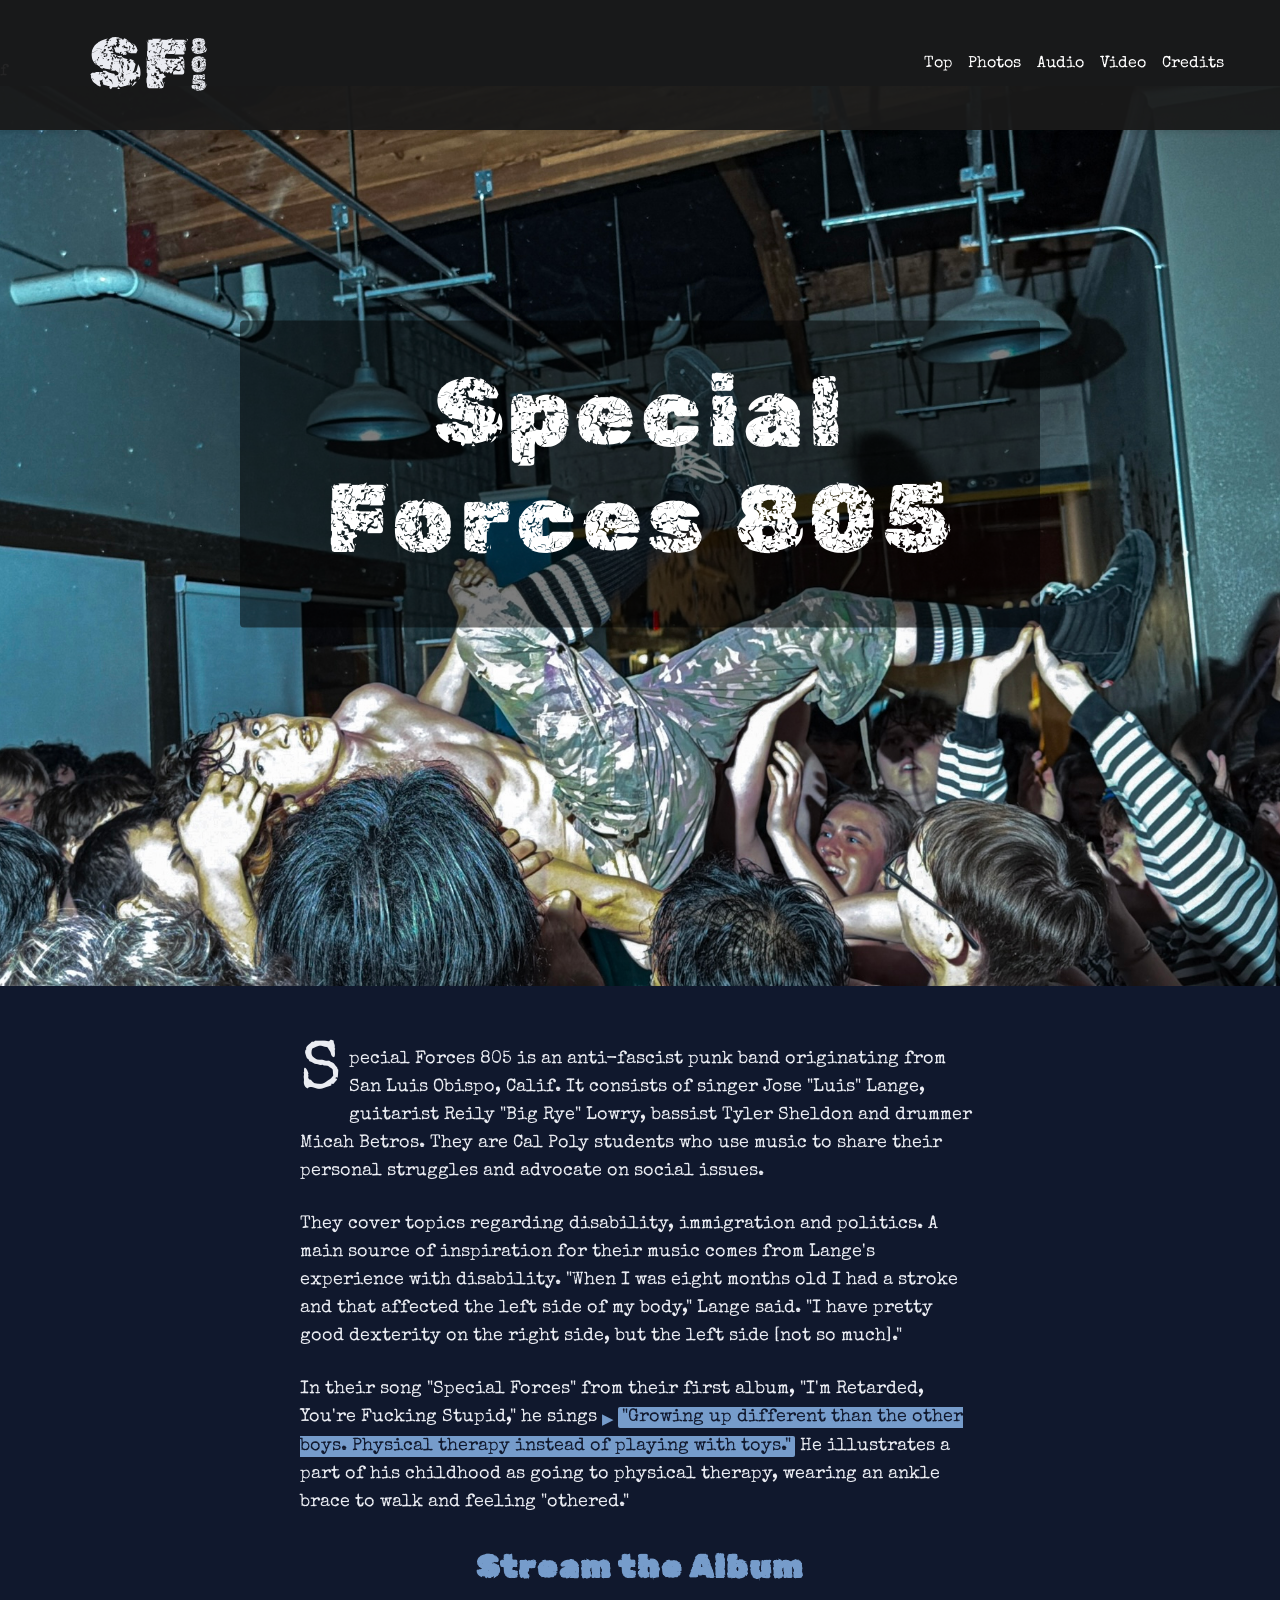
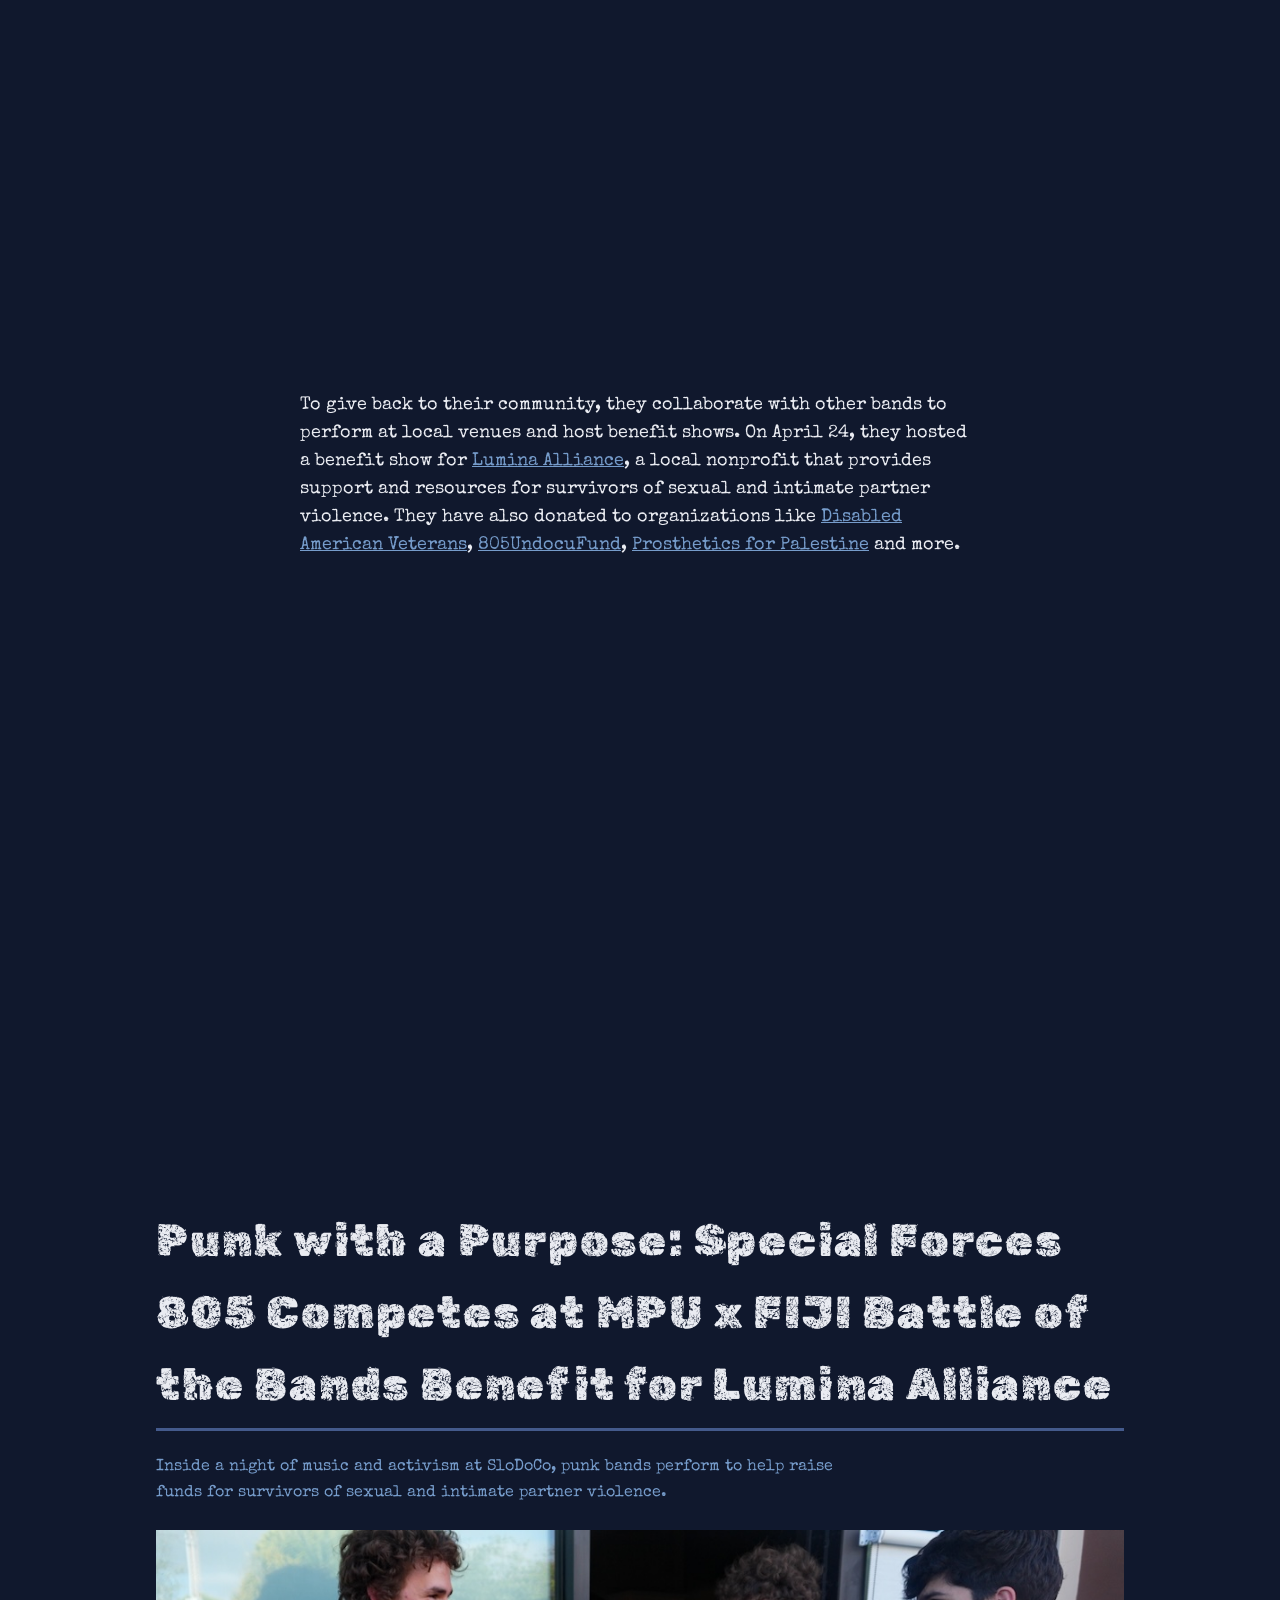
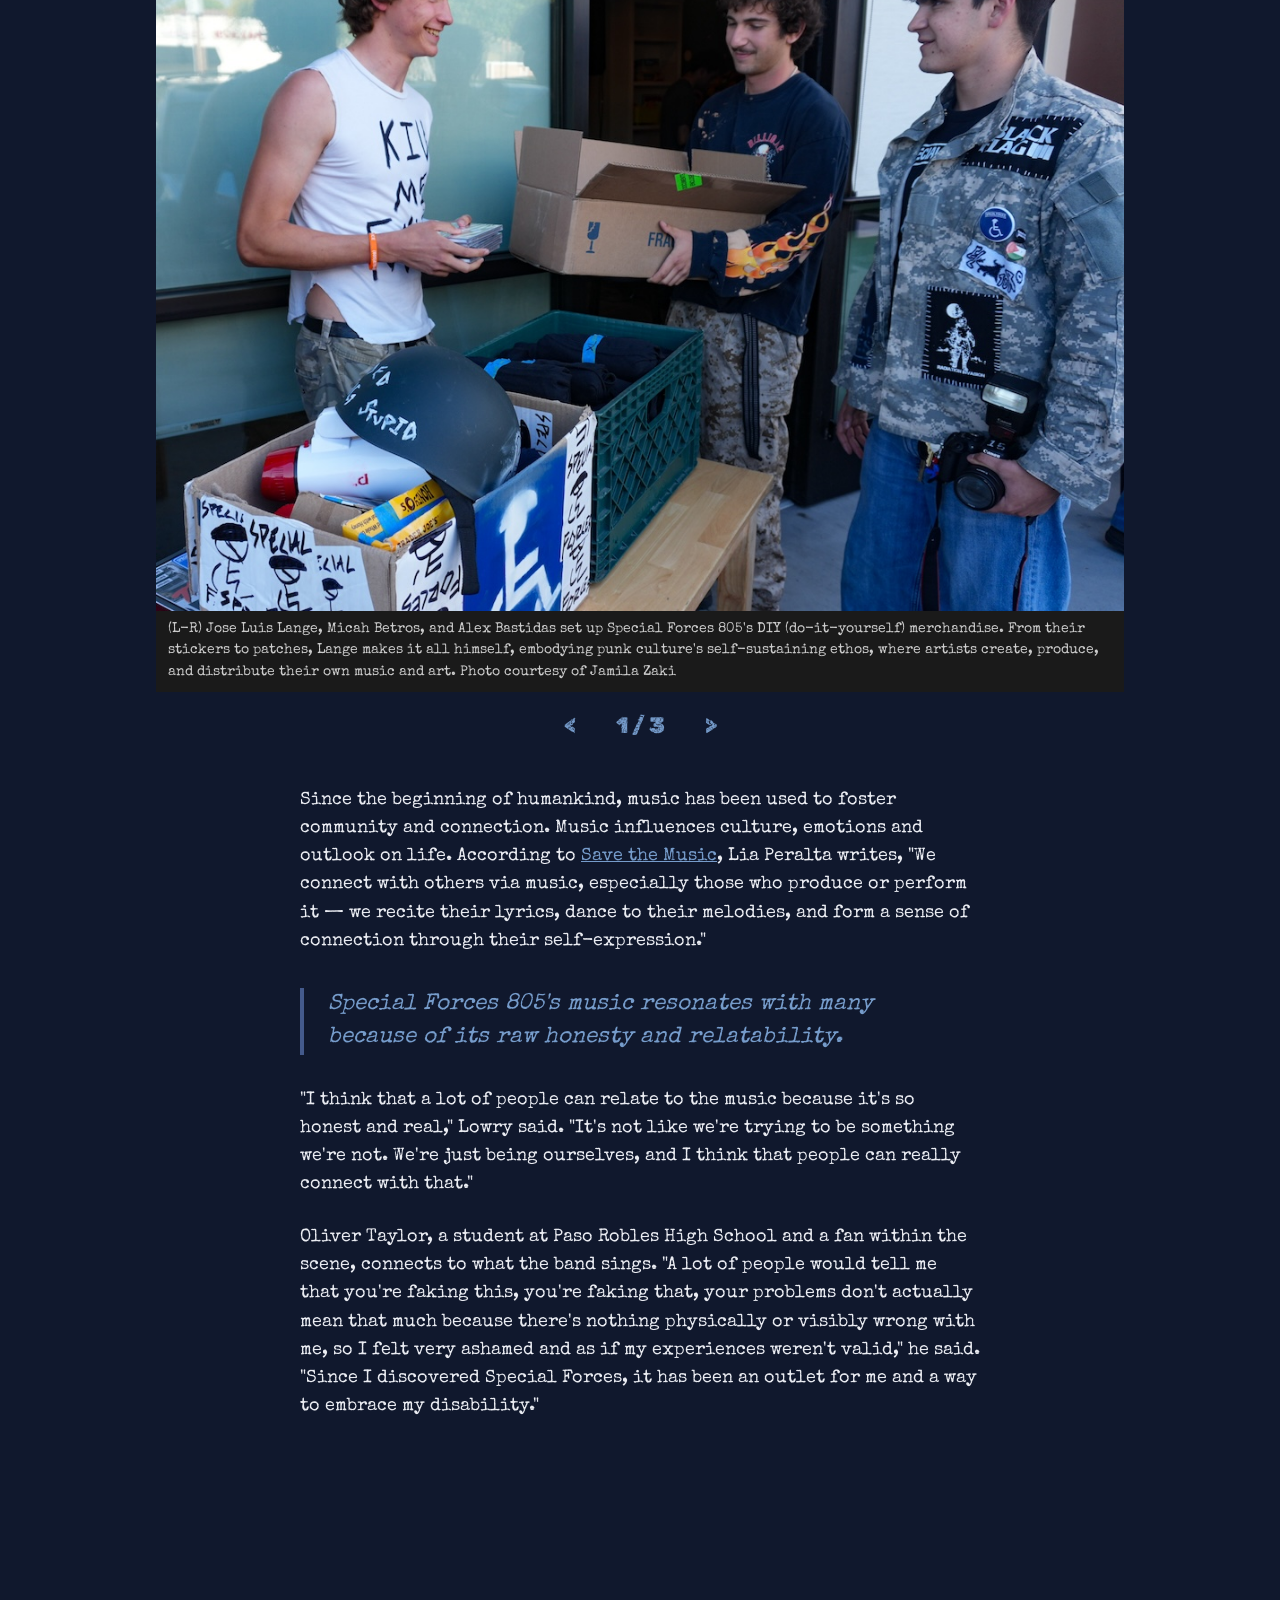
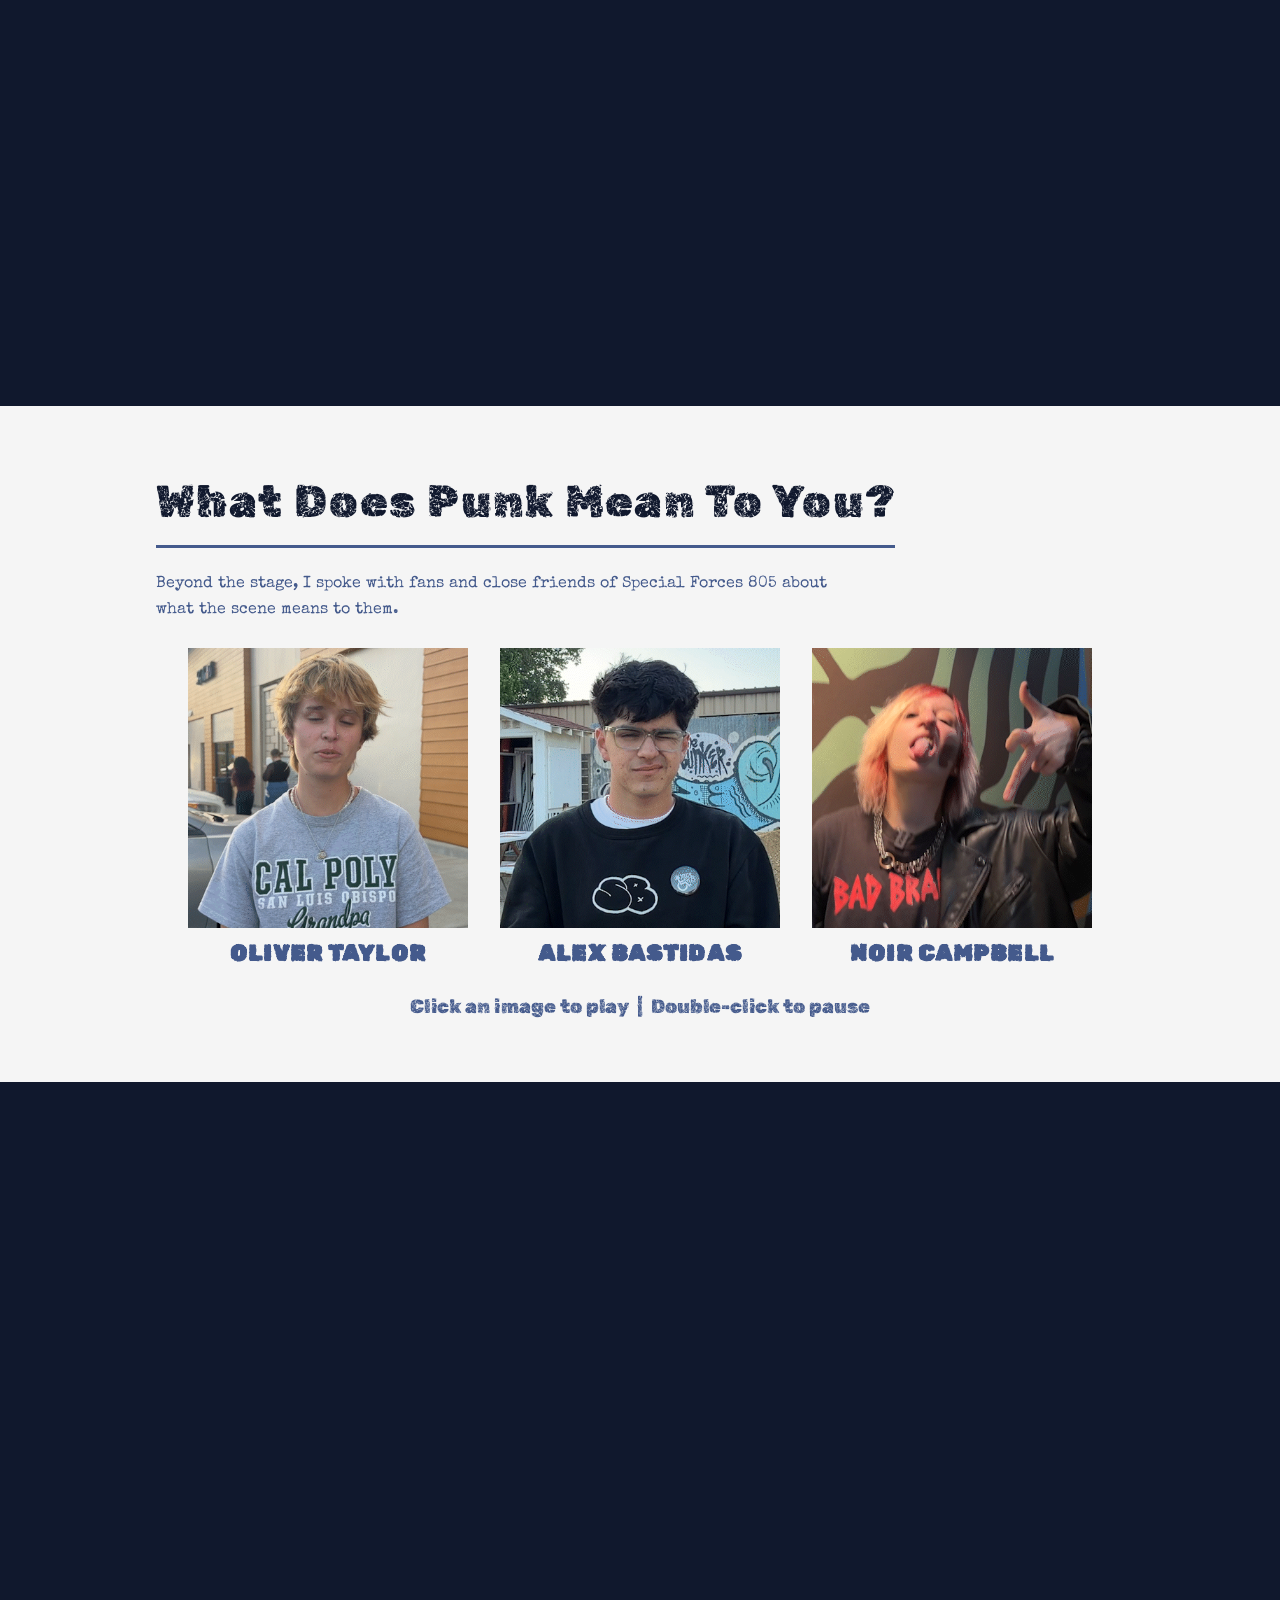
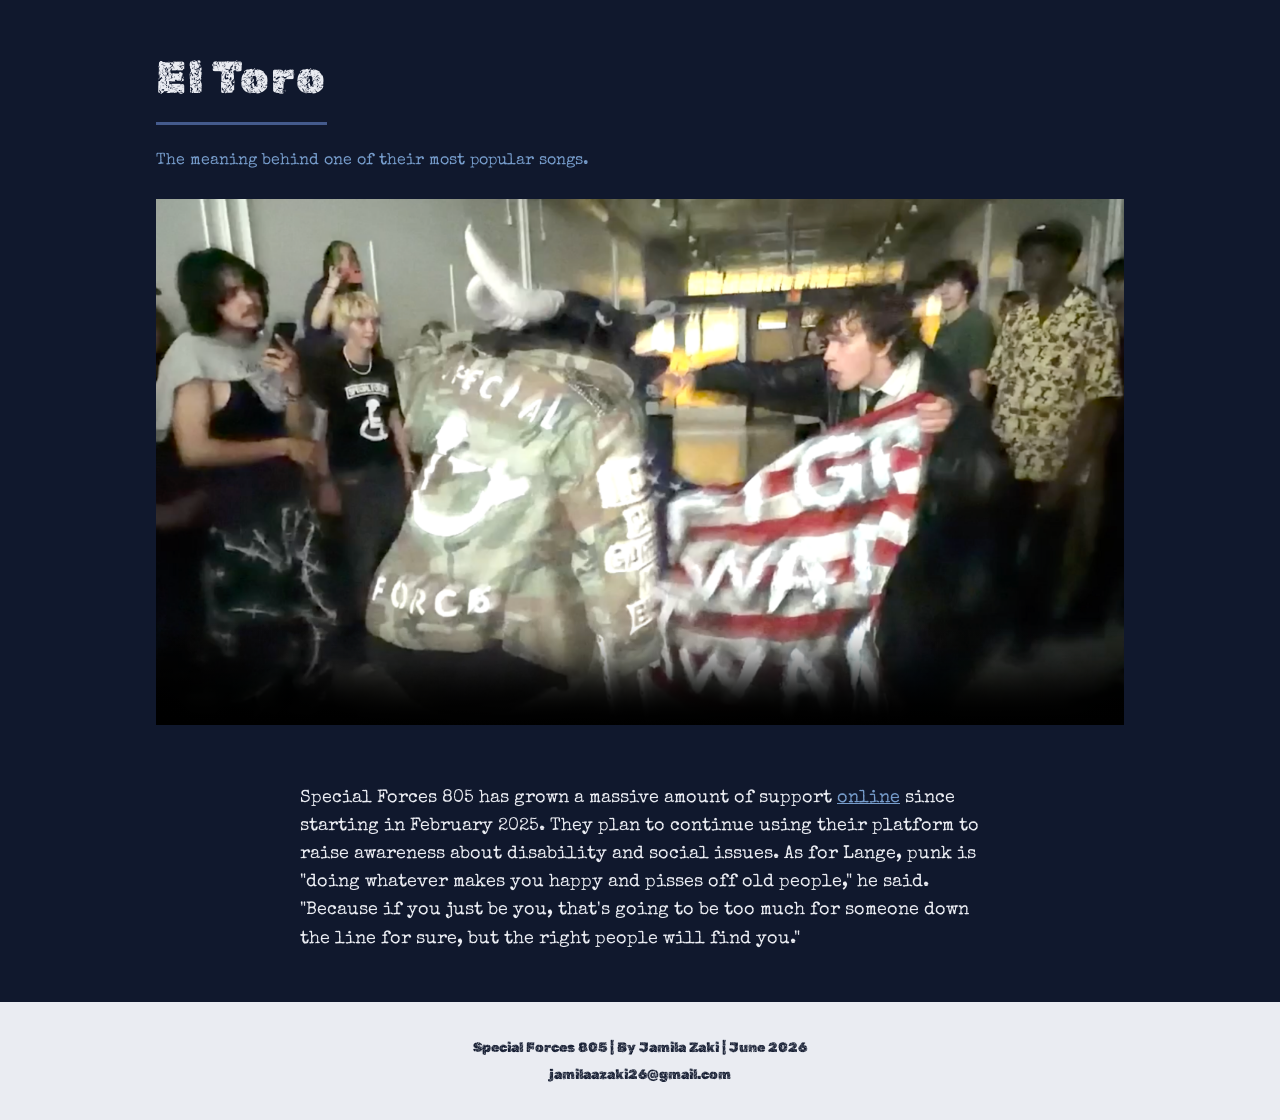
<file: index.html>
<!DOCTYPE html>
<html lang="en">
<head>
    <meta charset="UTF-8">
    <meta name="viewport" content="width=device-width, initial-scale=1.0">
    <title> Special Forces 805</title>
     <link rel="icon" type="image/svg+xml" href="favicon.svg" sizes="48x48" />
     <link rel="preconnect" href="https://fonts.googleapis.com">
<link rel="preconnect" href="https://fonts.gstatic.com" crossorigin>
<link href="https://fonts.googleapis.com/css2?family=Rubik+Distressed&family=Special+Elite&display=swap" rel="stylesheet">
    <link rel="stylesheet" href="style.css">
</head>
<body>
    <!-- ============================================
         NAVIGATION: Fixed header with mobile toggle
         - Change the nav links to match your story sections
         - The hamburger menu appears on screens under 768px
         ============================================ -->
    <nav class="navbar">
        <div class="nav-container">
              <div class="logo">
            <img src="img/logo.svg" alt="Special Forces 805 Logo">
        </div>
            <button class="hamburger" onclick="toggleNav()">
                <span></span>
                <span></span>
                <span></span>
            </button>
            <ul class="nav-links">
                <li><a href="#hero">Top</a></li>
                <li><a href="#photos">Photos</a></li>
                <li><a href="#audio">Audio</a></li>
                <li><a href="#el-toro">Video</a></li>
                <li><a href="#footer">Credits</a></li>
            </ul>
        </div>
    </nav>
 f
    <!-- ============================================
         HERO SECTION: Full-screen image + headline
         - Change the background image in style.css
         - Look for ".hero" in the CSS file
         - Edit the headline and deck text below
         ============================================ -->
    <section id="hero" class="hero">
        <div class="hero-content">
            <h1>Special Forces 805</h1>
            
        </div>
    </section>

    <!-- ============================================
         STORY TEXT SECTION
         - Write your full story here
         - Use multiple <p> tags for multiple paragraphs
         ============================================ -->
    <section class="section story-text">
        <p>Special Forces 805 is an anti-fascist punk band originating from San Luis Obispo, Calif. It consists of singer Jose "Luis" Lange, guitarist Reily "Big Rye" Lowry, bassist Tyler Sheldon and drummer Micah Betros. They are Cal Poly students who use music to share their personal struggles and advocate on social issues.</p>

       <p> They cover topics regarding disability, immigration and politics. A main source of inspiration for their music comes from Lange's experience with disability. "When I was eight months old I had a stroke and that affected the left side of my body," Lange said. "I have pretty good dexterity on the right side, but the left side [not so much]." </p> 

       <p> In their song "Special Forces" from their first album, "I'm Retarded, You're Fucking Stupid," he sings <button id="lyric-btn" title="Play audio">&#9654;</button><span id="lyric-text">"Growing up different than the other boys. Physical therapy instead of playing with toys."</span> He illustrates a part of his childhood as going to physical therapy, wearing an ankle brace to walk and feeling "othered." </p>

        <div class="spotify-wrapper">
            <h3>Stream the Album</h3>
            <iframe data-testid="embed-iframe" style="border-radius:12px" src="https://open.spotify.com/embed/album/4aBLmaYAOanMy9Y2hzFHuk?utm_source=generator" width="100%" height="352" frameBorder="0" allowfullscreen="" allow="autoplay; clipboard-write; encrypted-media; fullscreen; picture-in-picture" loading="lazy"></iframe>
        </div>

        <p>To give back to their community, they collaborate with other bands to perform at local venues and host benefit shows. On April 24, they hosted a benefit show for <a href="https://luminaalliance.org/" target="_blank">Lumina Alliance</a>, a local nonprofit that provides support and resources for survivors of sexual and intimate partner violence. They have also donated to organizations like <a href="https://www.dav.org/" target="_blank">Disabled American Veterans</a>, <a href="https://www.805undocufund.org/" target="_blank">805UndocuFund</a>, <a href="https://pfpal.org/our-programs/prosthetics-for-palestine/" target="_blank">Prosthetics for Palestine</a> and more. </p>


    </section>

    <!-- ============================================
         PARALLAX DIVIDER
         - Change the background image in style.css
         - Look for ".parallax-1"
         ============================================ -->
    <div class="parallax-divider parallax-1"></div>

    <!-- ============================================
         PHOTOS SECTION: Slideshow gallery
         - Add/remove <div class="slide"> blocks for each photo
         - Update the img src and alt text for each photo
         - The caption text appears below each photo
         ============================================ -->
    <section id="photos" class="section">
        <h2>Punk with a Purpose: Special Forces 805 Competes at MPU x FIJI Battle of the Bands Benefit for Lumina Alliance</h2>
        <p class="section-intro">Inside a night of music and activism at SloDoCo, punk bands perform to help raise funds for survivors of sexual and intimate partner violence.</p>
        <div class="slideshow">
            <div class="slide active">
                <img src="img/Zaki_SpecialForces_042726-05.jpg" alt="Jose Luis Lange, Micah Betros, and Alex Bastidas set up Special Forces 805's DIY merchandise, including handmade stickers and patches, before the show.">
                <p class="caption">(L-R) Jose Luis Lange, Micah Betros, and Alex Bastidas set up Special Forces 805's DIY (do-it-yourself) merchandise. From their stickers to patches, Lange makes it all himself, embodying punk culture's self-sustaining ethos, where artists create, produce, and distribute their own music and art. Photo courtesy of Jamila Zaki</p>
            </div>
            <div class="slide">
                <img src="img/Zaki_SpecialForces_042726-07.jpg" alt="Tyler Sheldon, Jose Luis Lange, Micah Betros, and Reily Lowry of Special Forces 805 give eachother a piggyback ride, showing the brotherhood they've built through performing.">
                <p class="caption">(L-R) Tyler Sheldon, Jose Luis Lange, Micah Betros, and Reily Lowry have built a strong sense of brotherhood through performing together. "It's like they [the fans] can let loose, and seeing that when you're playing, there's no other feeling," Lowry said. "We love it. We live for that stuff." Photo courtesy of Jamila Zaki</p>
            </div>
             <div class="slide">
                <img src="img/Zaki_SpecialForces_042726-15.jpg" alt="Milo James, a disabled student at Paso Robles High School, holds a Special Forces 805 CD on the same hand with a brace on his wrist, showing how the band's music resonates with his experience with disability.">

                <p class="caption">Milo James, a student at Paso Robles High School, loves how the local punk scene is interconnected and looks out for its own. "I'm disabled, and seeing representation of my struggles in the music I love is so beautiful and important to me," he said. "Unapologetic, loud, and in your face-we aren't going anywhere." Photo courtesy of Jamila Zaki</p>
            </div>

              <div class="slide">
                <img src="img/Zaki_SpecialForces_042726-14.jpg" alt="Will Murphy, lead singer of Idle Worship, flexes his biceps while wearing a vest that says Special Forces on the upper back, showing his support for the band and the local punk scene.">

                <p class="caption">Will Murphy, lead singer of Idle Worship and a contestant in the MPU x FIJI Battle of the Bands, has been part of the scene for the past seven years. "It turned into a safe haven for everyone who wanted to party or dance but not have to conform to the ultra-white, conservative, frat drinking culture," he said. "I'd say that they're [Special Forces 805] a good reflection of where the scene is now." Photo courtesy of Jamila Zaki</p>
            </div>
           
            <div class="slide">
                <img src="img/IMG_9176 3.JPG" alt="Special Forces 805 sets up their equipment inside the SloDoCo venue before performing.">
                <p class="caption">Special Forces 805 sets up their equipment before performing at Slodoco's MPU x FIJI Battle of the Bands benefit for Lumina Alliance on Friday, April 24. "Our first Slodoco show was just so much fun because it was our second show ever, and it was our first in SLO," Sheldon said. "It put us on the map." Photo courtesy of Jamila Zaki</p>
            </div>

             <div class="slide">
                <img src="img/IMG_9181 2.JPG" alt="Jose Luis Lange, lead singer of Special Forces 805, blasts a horn that mimics a police siren, while walking through the crowd. He follows with performing &quot;Red Hill,&quot; a song about America's history of colonization and annexation.">
                <p class="caption"> Jose Luis Lange, lead singer of Special Forces 805, opens the set by blasting a horn that mimics a police siren before launching into "Red Hill," a song about America's history of colonization and annexation. Photo courtesy of Jamila Zaki</p>
            </div>
           
              <div class="slide">
                <img src="img/IMG_9285 2.JPG" alt="Jose Luis Lange acts as the matador, a Spanish bullfighter, while holding an American flag, and a fan dresses as the toro, by wearing a bull mask. They reenact a Spanish bullfighting tradition by walking in circles around each other.">
                <p class="caption">(R-L) Jose Luis Lange acts as the matador, a Spanish bullfighter, while a fan dresses as the toro, a bull. They reenact a Spanish bullfighting tradition in which the matador ceremoniously kills a bull. Here, it symbolizes overcoming the fears that hold you back. Photo courtesy of Jamila Zaki</p>
            </div>

            <div class="slide">
                <img src="img/IMG_9178.JPG" alt="Special Forces 805's set list written on paper for their performance at the MPU x FIJI Battle of the Bands. Their music is available to stream on Spotify, Apple Music, and other platforms.">
                <p class="caption">Special Forces 805 released their debut album, "I'm Retarded, You're Fucking Stupid," on March 7, 2026. It's available to stream on Spotify, Apple Music, and other platforms. Photo courtesy of Jamila Zaki</p>
            </div>

        </div>
        <div class="slide-controls">
            <button onclick="changeSlide(-1)">&#60;</button>
            <span class="slide-counter">
                <span id="current-slide">1</span> / <span id="total-slides">3</span>
            </span>
            <button onclick="changeSlide(1)">&#62;</button>
        </div>

          <p class="body-text">Since the beginning of humankind, music has been used to foster community and connection. Music influences culture, emotions and outlook on life. According to <a href="https://www.savethemusic.org/blog/how-does-music-affect-society/" target="_blank">Save the Music</a>, Lia Peralta writes, "We connect with others via music, especially those who produce or perform it — we recite their lyrics, dance to their melodies, and form a sense of connection through their self-expression."
</p>
        <blockquote>Special Forces 805's music resonates with many because of its raw honesty and relatability.</blockquote>

         <p class="body-text">"I think that a lot of people can relate to the music because it's so honest and real," Lowry said. "It's not like we're trying to be something we're not. We're just being ourselves, and I think that people can really connect with that." </p>

         <p class="body-text"> Oliver Taylor, a student at Paso Robles High School and a fan within the scene, connects to what the band sings. "A lot of people would tell me that you're faking this, you're faking that, your problems don't actually mean that much because there's nothing physically or visibly wrong with me, so I felt very ashamed and as if my experiences weren't valid," he said. "Since I discovered Special Forces, it has been an outlet for me and a way to embrace my disability."  </p>


    </section>

    <!-- ============================================
         PARALLAX DIVIDER
         - Change the background image in style.css
         - Look for ".parallax-2"
         ============================================ -->
    <div class="parallax-divider parallax-2"></div>

    <!-- ============================================
         AUDIO SECTION: Clickable speaker images
         - For each speaker you need TWO image files:
             img/rollover/1.gif  (animated, shown by default)
             img/rollover/1.jpg  (still, shown on hover)
         - Update the audio src to your mp3 files
         - Update the alt text and label to the speaker's name
         - Click image to play | Double-click to pause
         - Only one clip will play at a time
         ============================================ -->
    <section id="audio" class="section alt-bg">
        <h2>What Does Punk Mean To You? </h2>
        <p class="section-intro">Beyond the stage, I spoke with fans and close friends of Special Forces 805 about what the scene means to them.
        </p>

        <!-- Hidden audio elements — triggered by clicking the images below -->
        <audio id="audio_1"><source src="audio/Oliver Taylor Audio.mp3" type="audio/mpeg"></audio>
        <audio id="audio_2"><source src="audio/AlexB_Audio.mp3" type="audio/mpeg"></audio>
        <audio id="audio_3"><source src="audio/Noir Campbell.mp3" type="audio/mpeg"></audio>

        <div class="audio-board">
            <div class="audio-speaker">
                <img src="img/Oliver Taylor.gif" class="rollover" alt="Oliver Taylor, a disabled student at Paso Robles High School."
                    onmouseover="this.src='img/Oliver Taylor.gif'"
                    onmouseout="this.src='img/Oliver Taylor.gif'"
                    onclick="document.getElementById('audio_1').play(); return false;"
                    ondblclick="document.getElementById('audio_1').pause(); return false;">
                <p class="audio-label">Oliver Taylor</p>
            </div>
            <div class="audio-speaker">
                <img src="img/Animated Alex B.gif" class="rollover" alt="Alex Bastidas, a photographer within the punk scene who is also close friends with Special Forces 805"
                    onmouseover="this.src='img/Animated Alex B.gif'"
                    onmouseout="this.src='img/Animated Alex B.gif'"
                    onclick="document.getElementById('audio_2').play(); return false;"
                    ondblclick="document.getElementById('audio_2').pause(); return false;">
                <p class="audio-label">Alex Bastidas</p>
            </div>
            <div class="audio-speaker">
                <img src="img/Noir_Campbell.gif" class="rollover" alt="Noir Campbell, an artist and musician within the punk scene."
                    onmouseover="this.src='img/Noir_Campbell.gif'"
                    onmouseout="this.src='img/Noir_Campbell.gif'"
                    onclick="document.getElementById('audio_3').play(); return false;"
                    ondblclick="document.getElementById('audio_3').pause(); return false;">
                <p class="audio-label">Noir Campbell</p>
            </div>
        </div>
        <p class="audio-instructions">Click an image to play &nbsp;|&nbsp; Double-click to pause</p>
    </section>

    <!-- ============================================
         PARALLAX DIVIDER
         - Change the background image in style.css
         - Look for ".parallax-3"
         ============================================ -->
    <div class="parallax-divider parallax-3"></div>

    <!-- ============================================
         VIDEO SECTION: Embedded video player
         - Update src to your video file path
         - Update poster to a thumbnail image
         ============================================ -->
    <section id="el-toro" class="section">
        <h2>El Toro</h2>
        <p class="section-intro">The meaning behind one of their most popular songs.</p>
        <div class="video-wrapper">
            <video controls poster="img/Poster.png">
                <source src="video/video.mp4" type="video/mp4">
                <track kind="captions" src="video/captions.vtt" srclang="en" label="English" default>
                Your browser does not support video.
            </video>
        </div>
    </section>

    <section class="body-text">
        <p style="margin-bottom: 48px;"> Special Forces 805 has grown a massive amount of support <a href="https://www.instagram.com/specialforces.band805/" target="_blank">online</a> since starting in February 2025. They plan to continue using their platform to raise awareness about disability and social issues. As for Lange, punk is "doing whatever makes you happy and pisses off old people," he said. "Because if you just be you, that's going to be too much for someone down the line for sure, but the right people will find you."
        </p>
      </p>
        </div>
    </section>
 
    <!-- ============================================
         INFOGRAPHIC SECTION (OPTIONAL)
         - To use: delete the comment tags surrounding the section
           below (the standalone lines that read: less-than !dash-dash
           and dash-dash greater-than)
         - Paste your embed code (Datawrapper, Flourish,
           Infogram, etc.) where indicated
         - To skip: leave this section as-is
         ============================================ -->

    <!--
    <section id="infographic" class="section alt-bg">
        <h2>By the Numbers</h2>
        <p class="section-intro">Write 1-2 sentences here introducing your data visualization.</p>
        <div class="infographic-wrapper">

            PASTE YOUR EMBED CODE HERE

        </div>
    </section>
    -->

    <!-- ============================================
         FOOTER: Credits and contact info
         - Edit your name, date, and email below
         ============================================ -->
    <footer id="footer">
        <p>Special Forces 805 | By Jamila Zaki | June 2026</p>
        <p><a href="mailto:jamilaazaki26@gmail.com">jamilaazaki26@gmail.com</a></p>
    </footer>

    <!-- ============================================
         BACK TO TOP BUTTON
         - Appears automatically after scrolling down
         - No changes needed here
         ============================================ -->
    <button id="back-to-top" title="Back to top">&#8593; Top</button>

    <script src="script.js"></script>
</body>
</html>
</file>
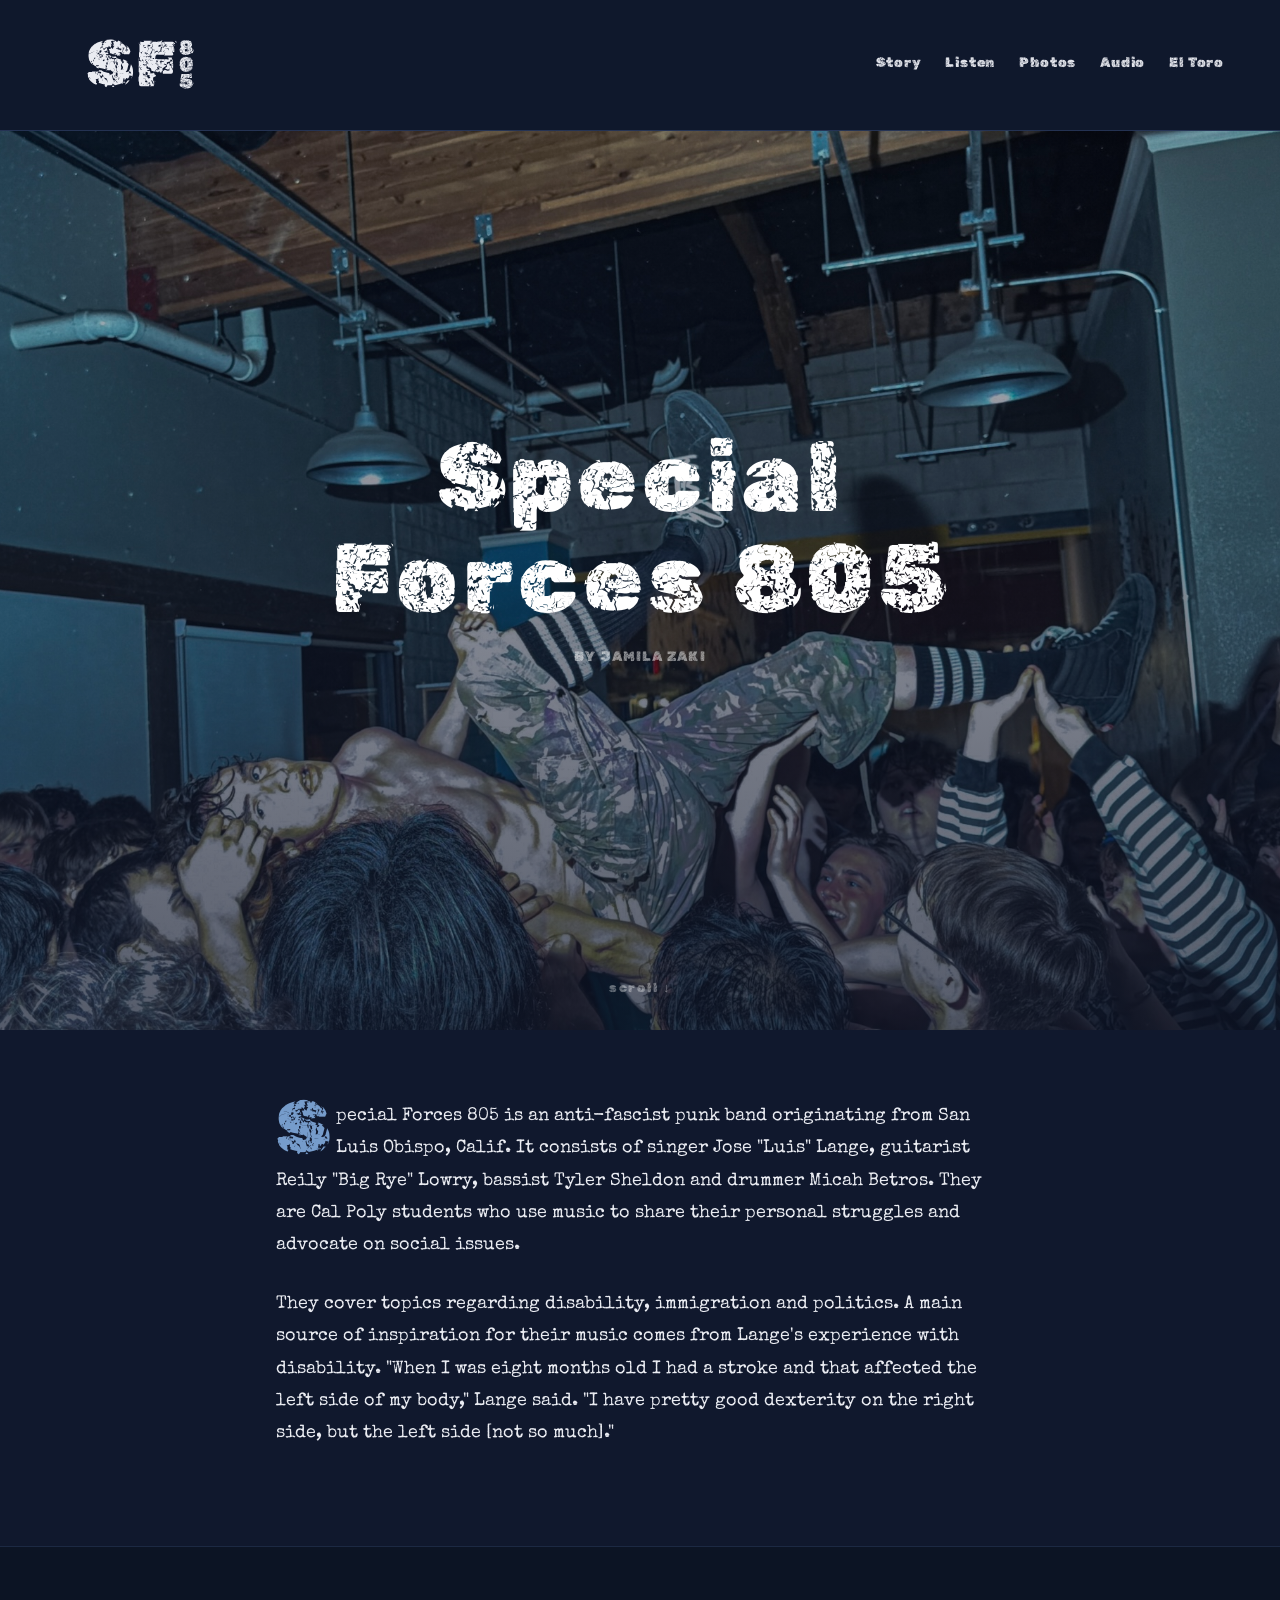
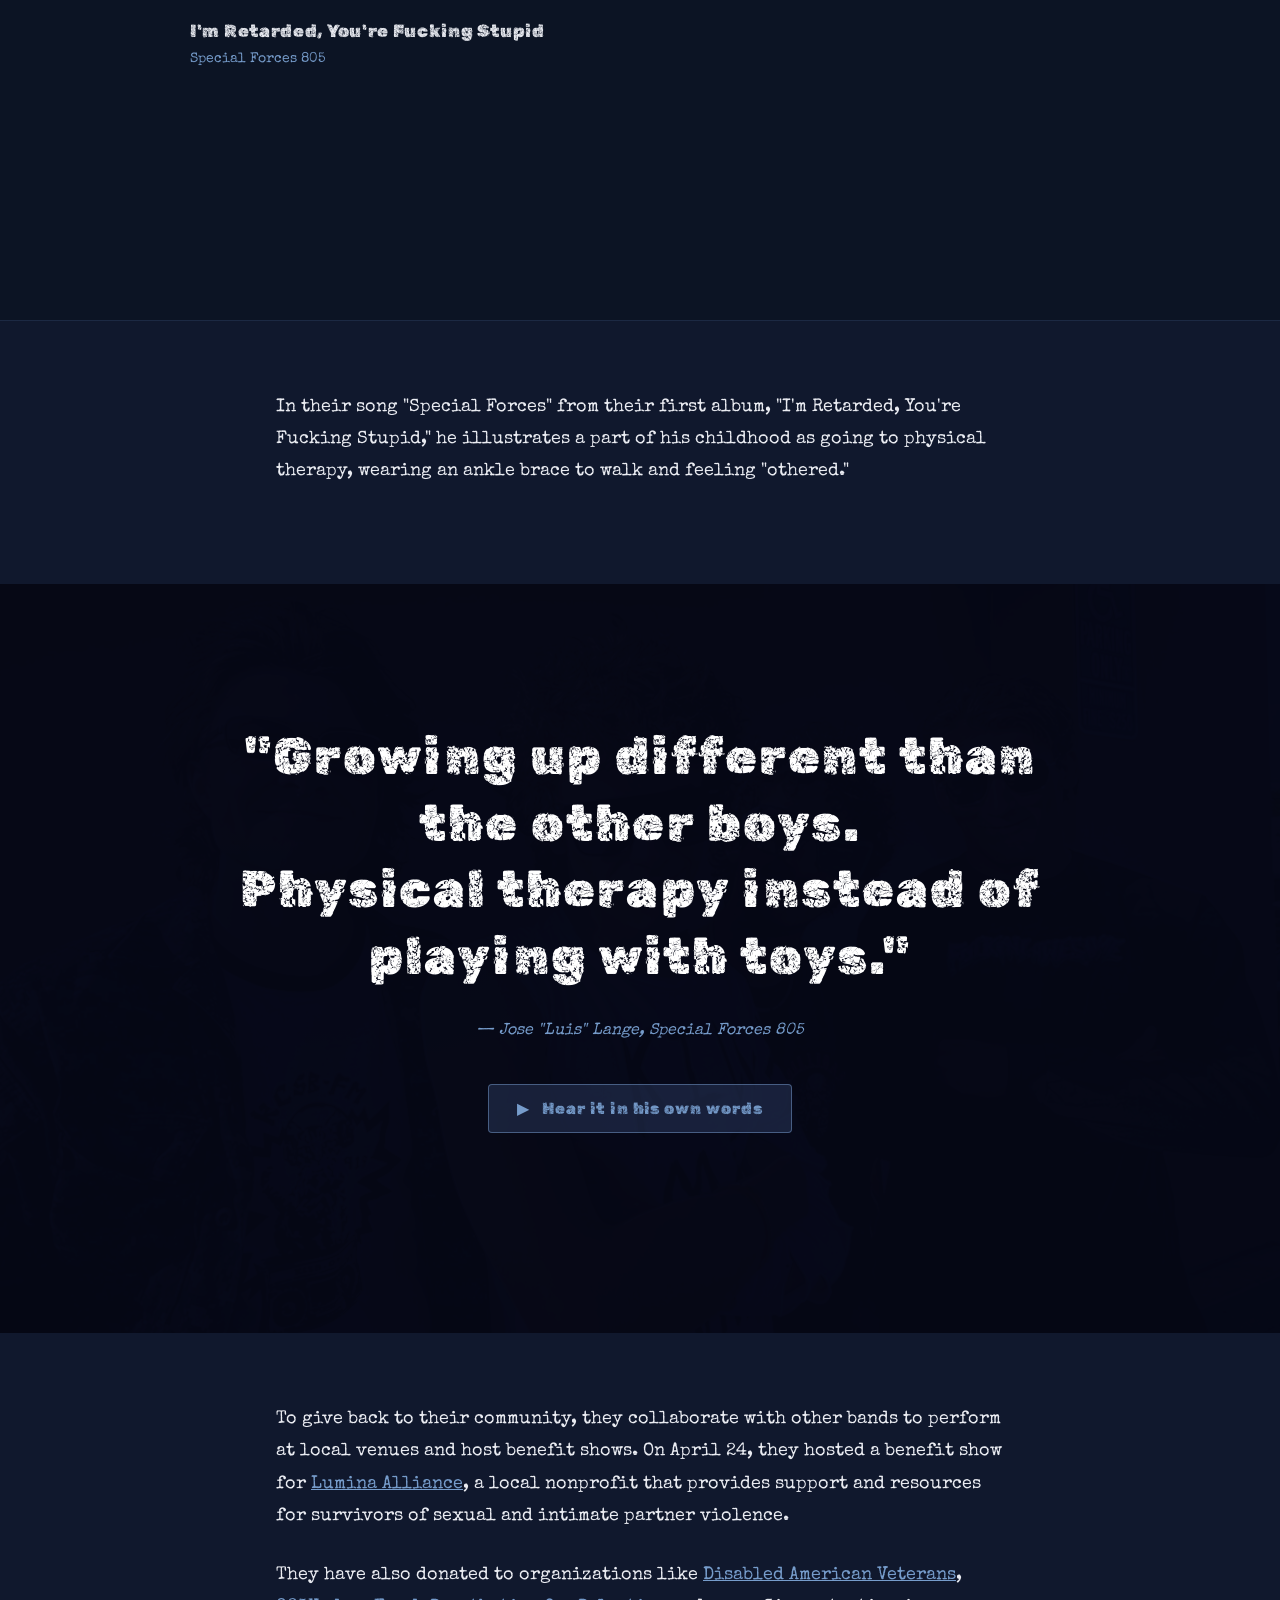
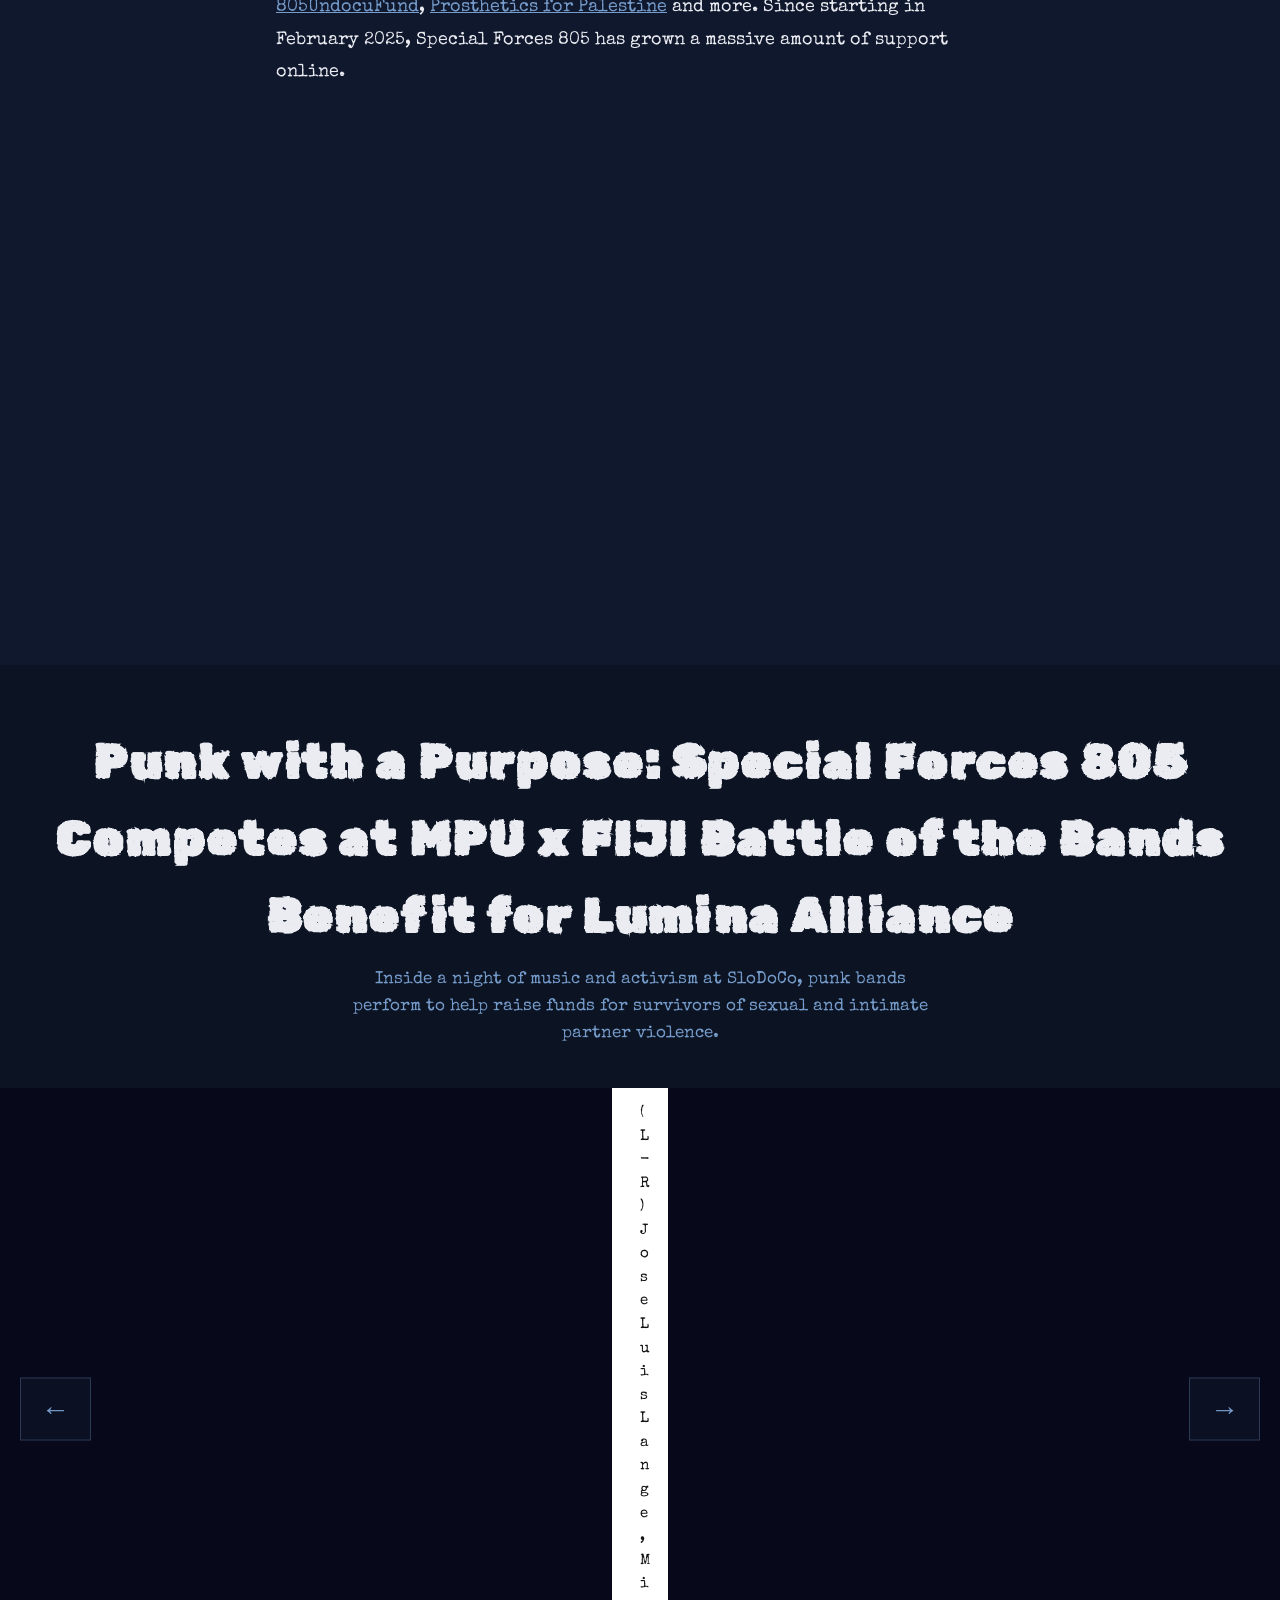
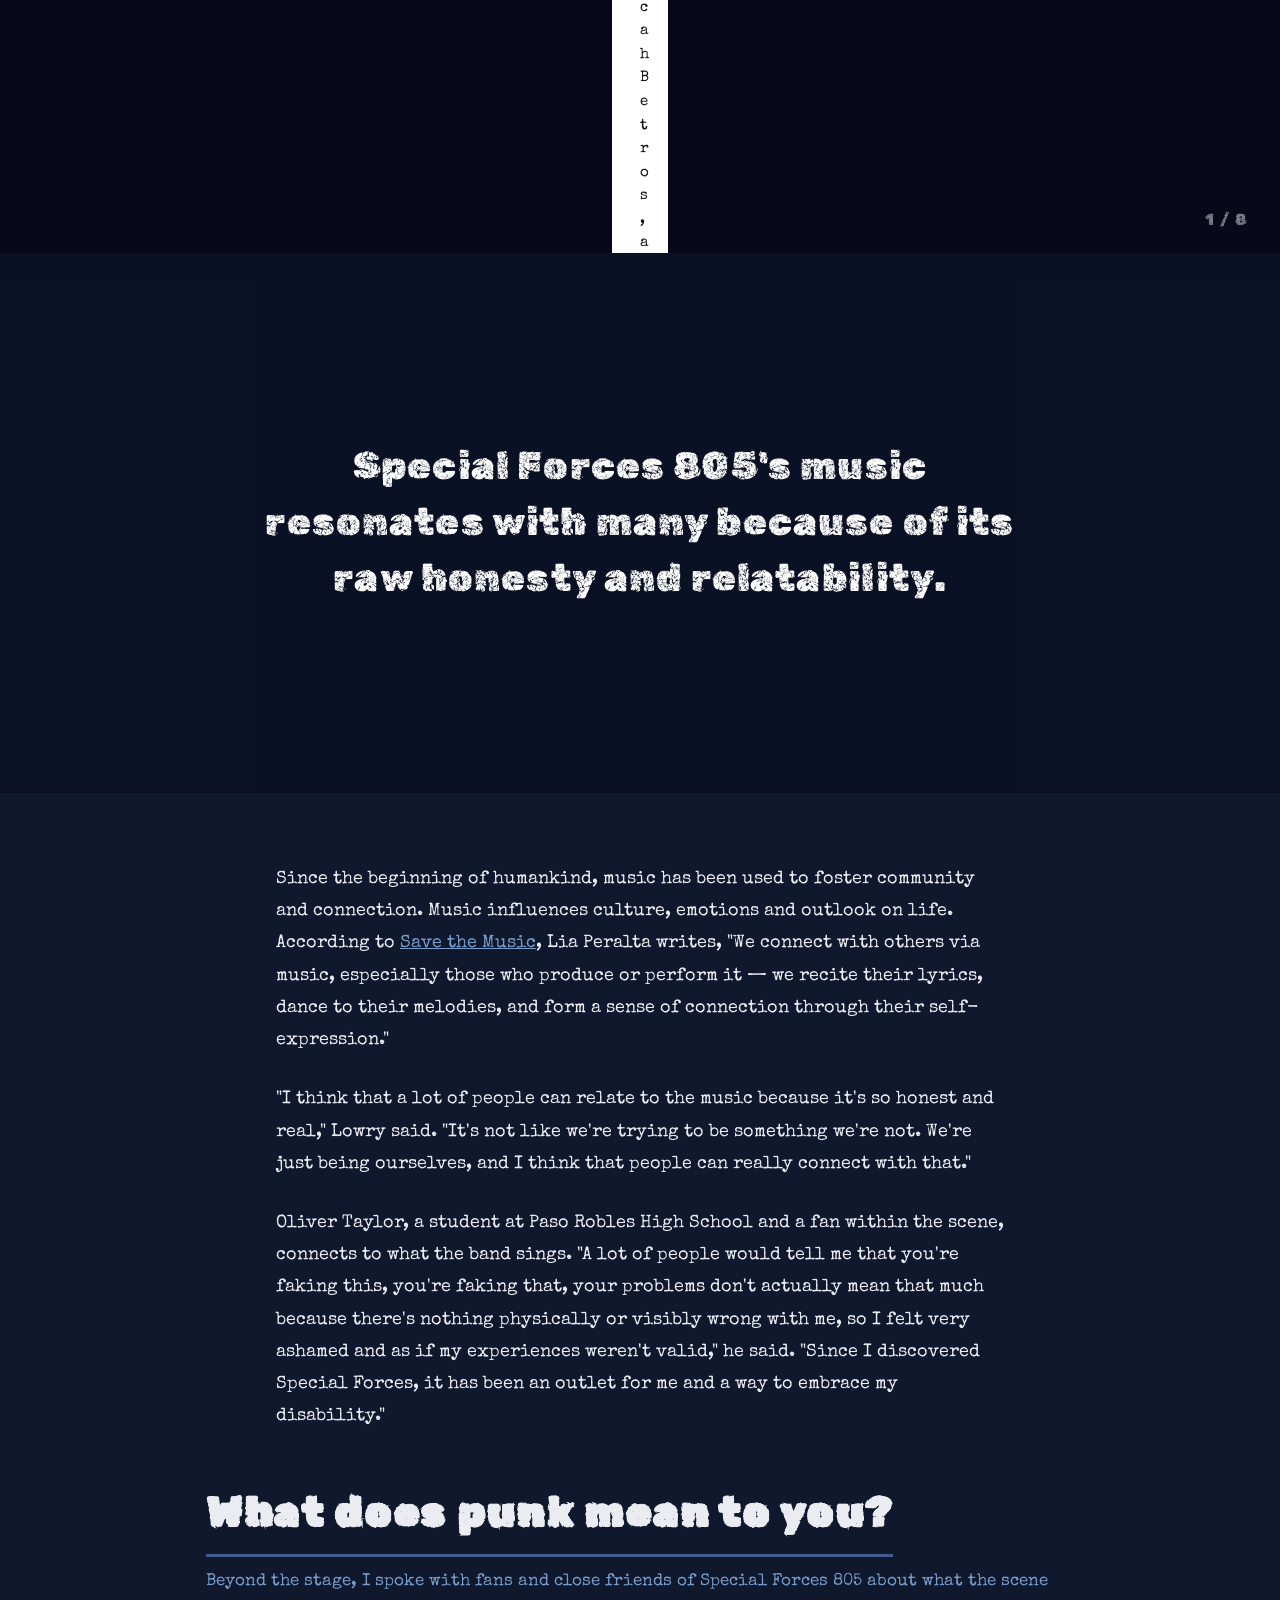
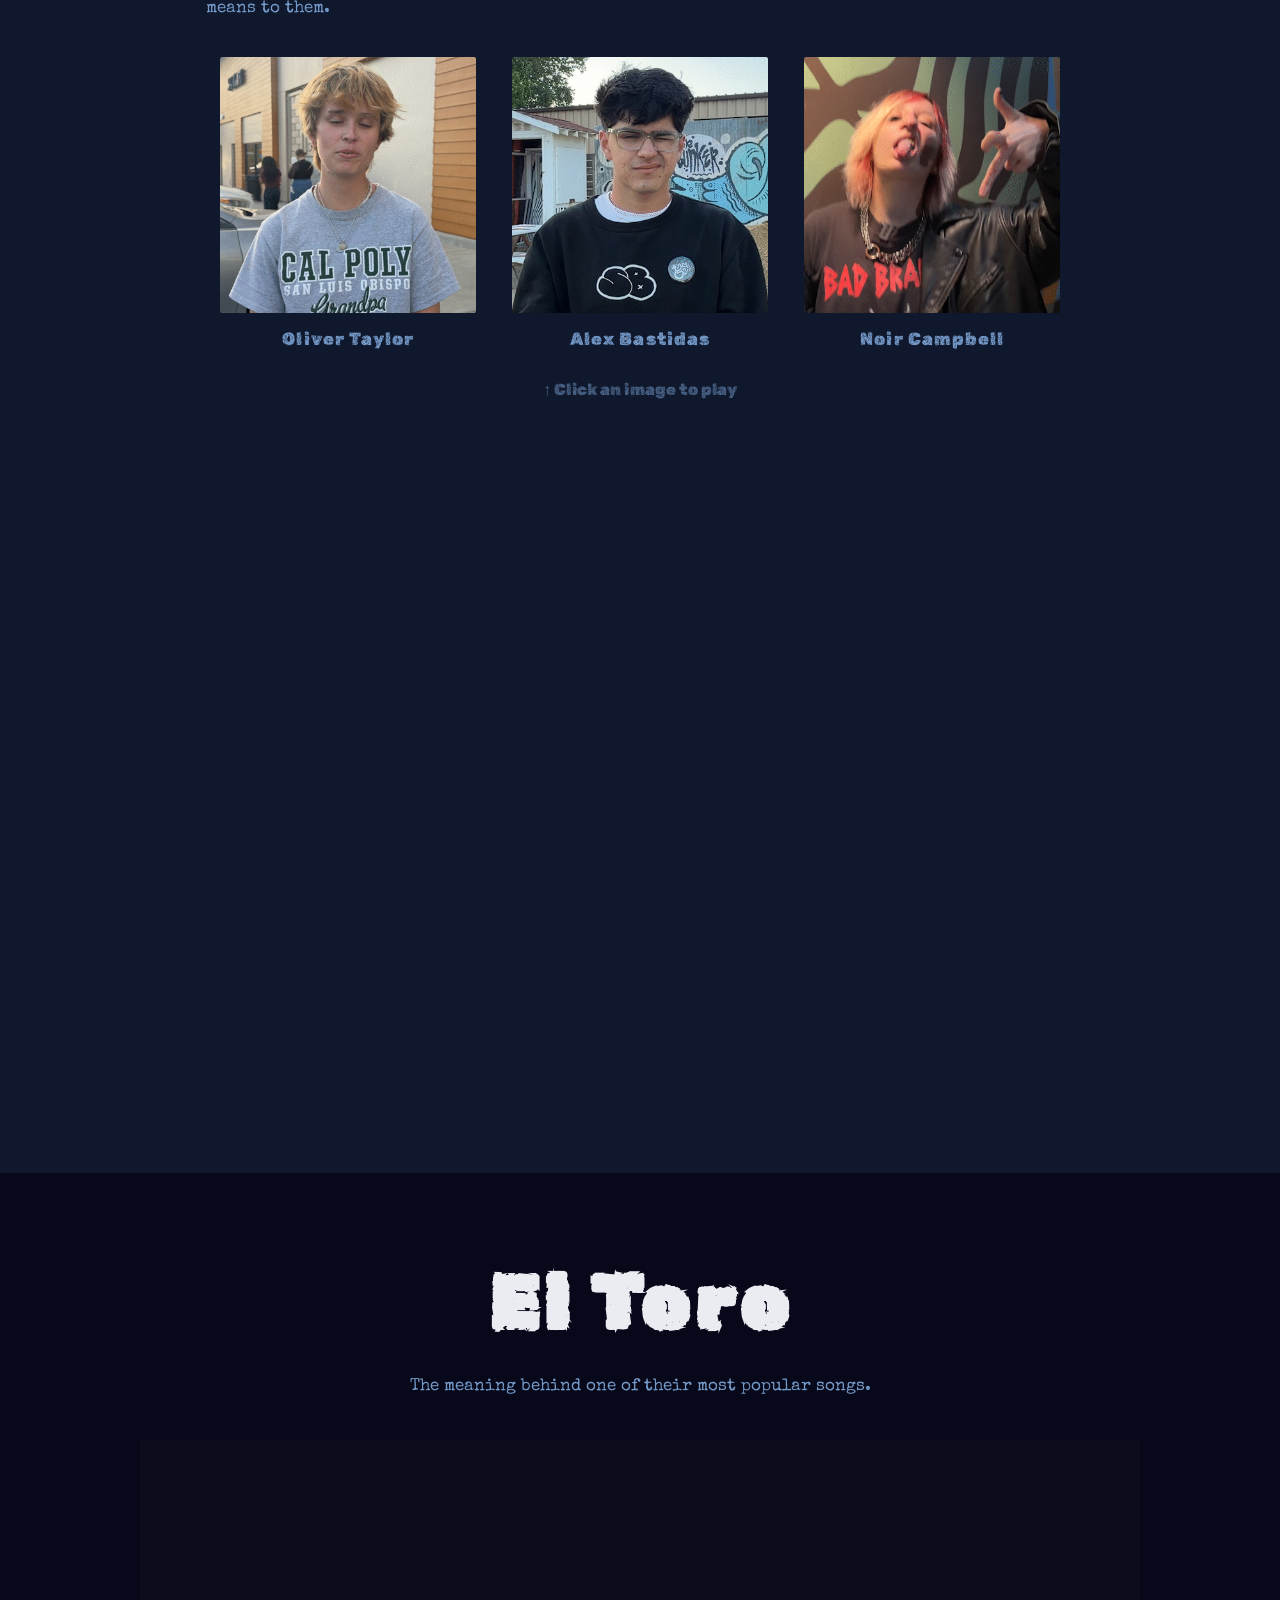
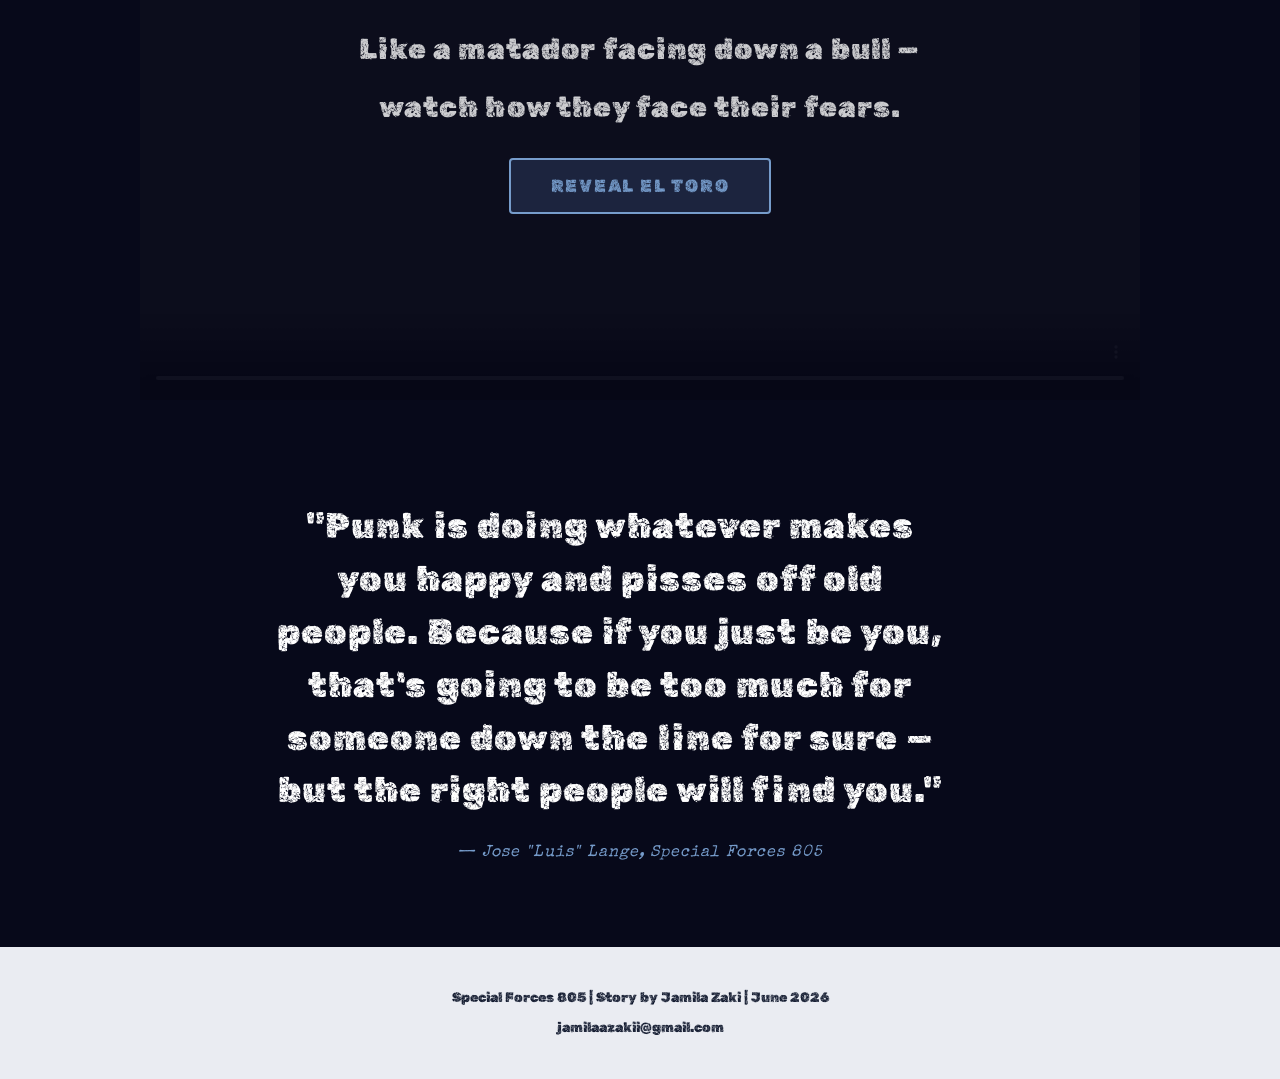
<file: redesign.html>
<!DOCTYPE html>
<html lang="en">
<head>
<meta charset="UTF-8">
<meta name="viewport" content="width=device-width, initial-scale=1.0">
<title>Punk with a Purpose — Special Forces 805</title>
<link rel="icon" href="favicon.svg" type="image/svg+xml">
<link rel="preconnect" href="https://fonts.googleapis.com">
<link rel="preconnect" href="https://fonts.gstatic.com" crossorigin>
<link href="https://fonts.googleapis.com/css2?family=Rubik+Distressed&family=Special+Elite&display=swap" rel="stylesheet">
<link rel="stylesheet" href="soundcite.css">
<link rel="stylesheet" href="redesign.css">
</head>
<body>

<!-- ============================================
     NAVIGATION
     ============================================ -->
<nav class="navbar">
  <div class="nav-container">
    <a href="#" class="logo">
      <img src="img/logo.svg" alt="Special Forces 805">
    </a>
    <button class="hamburger" onclick="toggleNav()" aria-label="Toggle navigation">
      <span></span><span></span><span></span>
    </button>
    <ul class="nav-links">
      <li><a href="#story">Story</a></li>
      <li><a href="#listen">Listen</a></li>
      <li><a href="#photos">Photos</a></li>
      <li><a href="#audio">Audio</a></li>
      <li><a href="#el-toro">El Toro</a></li>
    </ul>
  </div>
</nav>

<!-- ============================================
     SECTION 1: HERO
     ============================================ -->
<section class="hero" id="top">
  <div class="hero-content">
    <h1>Special Forces 805</h1>
    <p class="deck"></p>
    <p class="byline">By Jamila Zaki </p>
  </div>
  <div class="hero-scroll-hint">scroll ↓</div>
</section>

<!-- ============================================
     SECTION 2: STORY INTRO
     ============================================ -->
<section id="story" class="story-section">
  <div class="story-text">
    <p>Special Forces 805 is an anti-fascist punk band originating from San Luis Obispo, Calif. It consists of singer Jose "Luis" Lange, guitarist Reily "Big Rye" Lowry, bassist Tyler Sheldon and drummer Micah Betros. They are Cal Poly students who use music to share their personal struggles and advocate on social issues.</p>

    <p>They cover topics regarding disability, immigration and politics. A main source of inspiration for their music comes from Lange's experience with disability. "When I was eight months old I had a stroke and that affected the left side of my body," Lange said. "I have pretty good dexterity on the right side, but the left side [not so much]."</p>
  </div>
</section>

<!-- ============================================
     CD PLAYER
     ============================================ -->
<section id="listen" class="cd-section">
  <div class="cd-player-wrapper">
    <div class="cd-player">
      <div class="cd-right">
        <div class="cd-header">
          <span class="cd-album-title">I'm Retarded, You're Fucking Stupid</span>
          <span class="cd-artist">Special Forces 805</span>
        </div>
        <div class="cd-embed-area">
          <iframe id="spotify-embed"
            src="https://open.spotify.com/embed/album/4aBLmaYAOanMy9Y2hzFHuk?utm_source=generator"
            width="100%" height="152" frameBorder="0"
            allow="autoplay; clipboard-write; encrypted-media; fullscreen; picture-in-picture"
            loading="lazy"></iframe>
        </div>
      </div>
    </div>
  </div>
</section>

<section class="story-section">
  <div class="story-text">
    <p>In their song "Special Forces" from their first album, "I'm Retarded, You're Fucking Stupid," he illustrates a part of his childhood as going to physical therapy, wearing an ankle brace to walk and feeling "othered."</p>
  </div>
</section>

<!-- ============================================
     SECTION 2b: SOUNDBITE FULL-SCREEN MOMENT
     ============================================ -->
<section class="soundbite-moment">
  <div class="soundbite-inner">
    <div class="soundbite-quote">
      <p>"Growing up different than the other boys.</p>
      <p>Physical therapy instead of playing with toys."</p>
    </div>
    <div class="soundbite-attribution">— Jose "Luis" Lange, <em>Special Forces 805</em></div>
    <div class="soundbite-player">
      <button class="soundbite-play-btn" id="soundbite-btn" aria-label="Play audio clip">
        <span class="play-icon">▶</span>
        <span class="play-label">Hear it in his own words</span>
      </button>
      <div class="waveform-bars" id="waveform-bars">
        <span></span><span></span><span></span><span></span><span></span>
        <span></span><span></span><span></span><span></span><span></span>
        <span></span><span></span><span></span><span></span><span></span>
        <span></span><span></span><span></span><span></span><span></span>
        <span></span><span></span><span></span><span></span><span></span>
        <span></span><span></span><span></span><span></span><span></span>
      </div>
    </div>
  </div>
</section>

<!-- ============================================
     SECTION 3: STORY CONTINUED + CD PLAYER
     ============================================ -->
<section class="story-section">
  <div class="story-text">
    <p>To give back to their community, they collaborate with other bands to perform at local venues and host benefit shows. On April 24, they hosted a benefit show for <a href="https://www.luminaalliance.org" target="_blank" rel="noopener">Lumina Alliance</a>, a local nonprofit that provides support and resources for survivors of sexual and intimate partner violence.</p>

    <p>They have also donated to organizations like <a href="https://www.davcal.org/?gad_source=1&gad_campaignid=18904845733&gbraid=0AAAAApD3Xc7EkwWVwOhmAKYnA9ojOAXRY&gclid=Cj0KCQjwrZTRBhDSARIsAHidYffLXbWgLGr4Ent3IWf0uQ8JVmQfZetqbvQhKRpmNd3d3a1ceGX54hYaApAOEALw_wcB" target="_blank" rel="noopener">Disabled American Veterans</a>, <a href="https://www.805undocufund.org/" target="_blank" rel="noopener">805UndocuFund</a>, <a href="https://pfpal.org/our-programs/prosthetics-for-palestine/" target="_blank" rel="noopener">Prosthetics for Palestine</a> and more. Since starting in February 2025, Special Forces 805 has grown a massive amount of support online.</p>
  </div>
</section>

<!-- ============================================
     PARALLAX DIVIDER 1
     ============================================ -->
<div class="parallax-divider parallax-1"></div>

<!-- ============================================
     SECTION 4: PHOTO CAROUSEL (full-screen)
     ============================================ -->
<section id="photos" class="carousel-section">
  <div class="carousel-header">
    <h2>Punk with a Purpose: Special Forces 805 Competes at MPU x FIJI Battle of the Bands Benefit for Lumina Alliance</h2>
    <p>Inside a night of music and activism at SloDoCo, punk bands perform to help raise funds for survivors of sexual and intimate partner violence.
</p>
  </div>
  <div class="fullscreen-carousel">

    <div class="carousel-slide active">
      <img class="carousel-img" src="img/slide-11.jpg" alt="The band sets up outside of SloDoCo">
      <div class="carousel-overlay">
        <p class="carousel-caption">(L-R) Jose Luis Lange, Micah Betros, and Alex Bastidas set up Special Forces 805's DIY (do-it-yourself) merchandise. From their stickers to patches, Lange makes it all himself, embodying punk culture's self-sustaining ethos, where artists create, produce, and distribute their own music and art. Photo courtesy of Jamila Zaki</p>
      </div>
    </div>
     <div class="carousel-slide">
      <img class="carousel-img" src="img/slide-22.jpg" alt="Special Forces 805 bandmates give eachother piggyback rides">
      <div class="carousel-overlay">
        <p class="carousel-caption">(L-R) Tyler Sheldon, Jose Luis Lange, Micah Betros, and Reily Lowry have built a strong sense of brotherhood through performing together. "It's like they [the fans] can let loose, and seeing that when you're playing, there's no other feeling," Lowry said. "We love it. We live for that stuff." Photo courtesy of Jamila Zaki</p>
      </div>
    </div>
    <div class="carousel-slide">
      <img class="carousel-img" src="img/slide-33.jpg" alt="Fan holds debut CD alongside a forearm crutch">
      <div class="carousel-overlay">
        <p class="carousel-caption">Milo James, a student at Paso Robles High School, loves how the local punk scene is interconnected and looks out for its own. "I'm disabled, and seeing representation of my struggles in the music I love is so beautiful and important to me," he said. "Unapologetic, loud, and in your face-we aren't going anywhere." Photo courtesy of Jamila Zaki</p>
      </div>
    </div>
    <div class="carousel-slide">
      <img class="carousel-img" src="img/slide-44.jpg" alt="Will Murphy felxes his vest that reads 'Special Forces 805' on the back">
      <div class="carousel-overlay">
        <p class="carousel-caption">Will Murphy, lead singer of Idle Worship and a contestant in the MPU x FIJI Battle of the Bands, has been part of the scene for the past seven years. "It turned into a safe haven for everyone who wanted to party or dance but not have to conform to the ultra-white, conservative, frat drinking culture," he said. "I'd say that they're [Special Forces 805] a good reflection of where the scene is now." Photo courtesy of Jamila Zaki</p>
      </div>
    </div>
    <div class="carousel-slide">
      <img class="carousel-img" src="img/slide-55.jpg" alt="Special Forces 805 set up equipment before performing">
      <div class="carousel-overlay">
        <p class="carousel-caption">Special Forces 805 sets up their equipment before performing at Slodoco's MPU x FIJI Battle of the Bands benefit for Lumina Alliance on Friday, April 24. "Our first Slodoco show was just so much fun because it was our second show ever, and it was our first in SLO," Sheldon said. "It put us on the map." Photo courtesy of Jamila Zaki </p>
      </div>
    </div>
    <div class="carousel-slide">
      <img class="carousel-img" src="img/slide-66.jpg" alt="Jose Luis Lange performs on stage with a horn">
      <div class="carousel-overlay">
        <p class="carousel-caption">Jose Luis Lange, lead singer of Special Forces 805, opens the set by blasting a horn that mimics a police siren before launching into "Red Hill," a song about America's history of colonization and annexation. Photo courtesy of Jamila Zaki</p>
      </div>
    </div>
    <div class="carousel-slide">
      <img class="carousel-img" src="img/slide-77.jpg" alt="Jose Luis Lange acts as the matador, a Spanish bullfighter, while a fan dresses as the toro, a bull. ">
      <div class="carousel-overlay">
        <p class="carousel-caption">(R-L) Jose Luis Lange acts as the matador, a Spanish bullfighter, while a fan dresses as the toro, a bull. They reenact a Spanish bullfighting tradition in which the matador ceremoniously kills a bull. Here, it symbolizes overcoming the fears that hold you back. Photo courtesy of Jamila Zaki</p>
      </div>
    </div>
    <div class="carousel-slide">
      <img class="carousel-img" src="img/slide-88.jpg" alt="Their set list that guided them through their performance">
      <div class="carousel-overlay">
        <p class="carousel-caption">Special Forces 805 released their debut album, "I'm Retarded, You're Fucking Stupid," on March 7, 2026. It's available to stream on Spotify, Apple Music, and other platforms. Photo courtesy of Jamila Zaki</p>
      </div>
    </div>

    <button class="carousel-btn prev" onclick="changeCarousel(-1)" aria-label="Previous photo">&#8592;</button>
    <button class="carousel-btn next" onclick="changeCarousel(1)" aria-label="Next photo">&#8594;</button>
    <div class="carousel-counter">
      <span id="carousel-current">1</span> / <span id="carousel-total">8</span>
    </div>
  </div>
</section>

<!-- ============================================
     SECTION 4b: RESONANCE PARALLAX QUOTE
     ============================================ -->
<section class="parallax-quote parallax-2">
  <div class="parallax-quote-inner">
    <p class="pq-text">Special Forces 805's music resonates with many because of its raw honesty and relatability.</p>
  </div>
</section>

<!-- ============================================
     SECTION 5: BODY TEXT (fans / resonance)
     ============================================ -->
<section class="story-section" id="voices">
  <div class="story-text">
    <p>Since the beginning of humankind, music has been used to foster community and connection. Music influences culture, emotions and outlook on life. According to <a href="https://www.savethemusic.org/blog/how-does-music-affect-society/" target="_blank" rel="noopener">Save the Music</a>, Lia Peralta writes, "We connect with others via music, especially those who produce or perform it — we recite their lyrics, dance to their melodies, and form a sense of connection through their self-expression."</p>


    <p>"I think that a lot of people can relate to the music because it's so honest and real," Lowry said. "It's not like we're trying to be something we're not. We're just being ourselves, and I think that people can really connect with that."</p>

    <p>Oliver Taylor, a student at Paso Robles High School and a fan within the scene, connects to what the band sings. "A lot of people would tell me that you're faking this, you're faking that, your problems don't actually mean that much because there's nothing physically or visibly wrong with me, so I felt very ashamed and as if my experiences weren't valid," he said. "Since I discovered Special Forces, it has been an outlet for me and a way to embrace my disability."</p>
  </div>
</section>

<!-- ============================================
     SECTION 6: AUDIO SECTION
     ============================================ -->
<section id="audio" class="section audio-section">
  <h2>What does punk mean to you?</h2>
  <p class="section-intro">Beyond the stage, I spoke with fans and close friends of Special Forces 805 about what the scene means to them.</p>

  <div class="audio-board">
    <div class="audio-speaker">
      <img src="img/Oliver Taylor.gif" alt="Oliver Taylor" class="rollover audio-thumb"
        data-audio="audio/" data-start="0">
      <div class="audio-label">Oliver Taylor</div>
      <audio class="scene-audio" src="audio/Oliver Taylor Audio.mp3"></audio>
    </div>
    <div class="audio-speaker">
      <img src="img/Animated Alex B.gif" alt="Alex Bastidas" class="rollover audio-thumb"
        data-audio="audio/AlexB_Audio.mp3" data-start="0">
      <div class="audio-label">Alex Bastidas</div>
      <audio class="scene-audio" src="audio/AlexB_Audio.mp3"></audio>
    </div>
    <div class="audio-speaker">
      <img src="img/Noir_Campbell.gif" alt="Noir Campbell" class="rollover audio-thumb"
        data-audio="audio/Noir Campbell.mp3" data-start="0">
      <div class="audio-label">Noir Campbell</div>
      <audio class="scene-audio" src="audio/Noir Campbell.mp3"></audio>
    </div>
  </div>
  <p class="audio-instructions">↑ Click an image to play</p>
</section>

<div class="parallax-divider parallax-3"></div>

<!-- ============================================
     SECTION 7: EL TORO VIDEO REVEAL
     ============================================ -->
<section id="el-toro" class="eltoro-section">
  <div class="eltoro-header">
    <h2>El Toro</h2>
    <p>The meaning behind one of their most popular songs.</p>
  </div>

  <div class="eltoro-reveal-wrapper" id="eltoro-wrapper">
    <img src="img/parallax-3.jpg" alt="" class="eltoro-matador-img" id="eltoro-matador">
    <div class="eltoro-video-container" id="eltoro-video-container">
      <video id="eltoro-video" playsinline controls>
        <source src="video/eltoro.mp4" type="video/mp4">
      </video>
    </div>
    <div class="eltoro-cta" id="eltoro-cta">
      <p>Like a matador facing down a bull —</p>
      <p>watch how they face their fears.</p>
      <button onclick="startElToroReveal()" class="eltoro-reveal-btn">
        <span>Reveal El Toro</span>
      </button>
    </div>
  </div>

  <div class="closing-inner">
    <blockquote class="closing-quote">
      "Punk is doing whatever makes you happy and pisses off old people. Because if you just be you, that's going to be too much for someone down the line for sure — but the right people will find you."
    </blockquote>
    <cite class="closing-attribution">— Jose "Luis" Lange, Special Forces 805</cite>
  </div>
</section>

<!-- ============================================
     FOOTER
     ============================================ -->
<footer>
  <p>Special Forces 805 | Story by Jamila Zaki | June 2026</p>
  <p><a href="mailto:jamilaazaki26@gmail.com">jamilaazakii@gmail.com</a></p>
</footer>

<button id="back-to-top" onclick="window.scrollTo({top:0,behavior:'smooth'})">↑ Top</button>

<script src="soundcite.min.js"></script>
<script src="script.js"></script>
</body>
</html>
</file>
<file: style.css>
/* ============================================
   TYPOGRAPHY & COLOR PALETTE
   Change these values to customize your entire story
   ============================================ */

:root {
    --primary-font: 'Special Elite', serif;
    --heading-font: 'Rubik Distressed', serif;
    --primary-color: #EAECF2;
    --secondary-color: #769CCB;
    --accent-color: #445A8C;
    --background-color: #10182D;
    --border-color: #EAECF2;
    --spacing-unit: 16px;
}

.rubik-dirt-regular {
  font-family: "Rubik Distressed", system-ui;
  font-weight: 400;
  font-style: normal;
}

.special-elite-regular {
  font-family: "Special Elite", system-ui;
  font-weight: 400;
  font-style: normal;
}



/* ============================================
   GLOBAL STYLES
   ============================================ */

a {
    color: #769CCB;
}

a:hover {
    color: #769CCB;
    opacity: 0.8;
}

* {
    margin: 0;
    padding: 0;
    box-sizing: border-box;
}

html {
    scroll-behavior: smooth;
}

body {
    font-family: var(--primary-font);
    color: var(--primary-color);
    background-color: var(--background-color);
    line-height: 1.6;
    padding-top: 60px;
}

/* ============================================
   NAVIGATION BAR
   Fixed header that stays at top when scrolling
   ============================================ */

.navbar {
    position: fixed;
    top: 0;
    width: 100%;
    background-color: rgba(26, 26, 26, 0.95);
    z-index: 1000;
    box-shadow: 0 2px 5px rgba(0, 0, 0, 0.1);
    padding: 0%;
}

.nav-container {
    max-width: 1200px;
    margin: 0 auto;
    padding: 0 16px; /* keeps side padding only */
    height: 130px; /* controls navbar height */
    
    display: flex;
    justify-content: space-between;
    align-items: center;
}

.logo {
    color: white;
    font-size: 1.2em;
    font-weight: bold;
    font-family: var(--heading-font);
    display: flex;
    align-items: center;
    padding: 0;
    margin: 0;
}
.logo img {
    height: 120px;
    width: auto;
    display: block;
}

.nav-links {
    display: flex;
    list-style: none;
    gap: var(--spacing-unit);
}

.nav-links a {
    color: white;
    text-decoration: none;
    transition: color 0.3s;
}

.nav-links a:hover {
    color: var(--accent-color);
}

/* ============================================
   HAMBURGER MENU (Mobile Only)
   Shows on screens smaller than 768px
   ============================================ */

.hamburger {
    display: none;
    flex-direction: column;
    justify-content: space-between;
    width: 28px;
    height: 20px;
    background: none;
    border: none;
    cursor: pointer;
    padding: 0;
}

.hamburger span {
    display: block;
    height: 3px;
    width: 100%;
    background-color: white;
    border-radius: 2px;
    transition: all 0.3s ease;
}

/* ============================================
   HERO SECTION
   Full-screen background image with headline overlay
   - TO CHANGE THE BACKGROUND IMAGE: update the
     background-image URL below
   ============================================ */

.hero {
    min-height: 100vh;
    background-image: url('img/IMG_9323 2.jpg');
    background-size: cover;
    background-position: center;
    display: flex;
    align-items: center;
    justify-content: center;
    text-align: center;
}

.hero-content {
    background-color: rgba(0, 0, 0, 0.5);
    padding: 40px 60px;
    max-width: 800px;
    border-radius: 4px;
    transform: translateY(-20%);
}

h1 {
    font-family: var(--heading-font);
    font-size: clamp(3rem, 8vw, 6rem);
    font-weight: 400;
    color: white;
    line-height: 1.1;
    margin-bottom: 16px;
    letter-spacing: 0.06em;
    font-kerning: normal;
}

.deck {
    font-size: 1.2em;
    color: rgba(255, 255, 255, 0.9);
    margin-bottom: 12px;
}

.byline {
    font-size: 0.9em;
    color: rgba(255, 255, 255, 0.7);
    font-family: var(--heading-font);
    text-transform: uppercase;
    letter-spacing: 0.05em;
}

/* ============================================
   PARALLAX DIVIDERS
   Full-width image strips between sections
   - TO CHANGE IMAGES: update the background-image
     URLs in .parallax-1, .parallax-2, .parallax-3
   - On mobile, the fixed effect is automatically
     disabled for better performance
   ============================================ */

.parallax-divider {
    min-height: 500px;
    background-attachment: fixed;
    background-size: cover;
    background-position: center;
}

.parallax-1 {
    background-image: url('img/Zaki_SpecialForces_042726-03.jpg'); /* <-- Change this */
}

.parallax-2 {
    background-image: url('img/Zaki_SpecialForces_042726-06.jpg'); /* <-- Change this */
}

.parallax-3 {
    background-image: url('img/IMG_0427.jpg'); /* <-- Change this */
}

/* ============================================
   BACK TO TOP BUTTON
   Appears in the bottom-right corner after
   the user scrolls down 300px
   ============================================ */

#back-to-top {
    display: none;
    position: fixed;
    bottom: 24px;
    right: 24px;
    z-index: 999;
    background-color: var(--background-color);
    color: var(--primary-color);
    border: none;
    padding: 10px 16px;
    font-family: var(--heading-font);
    font-size: 0.85em;
    cursor: pointer;
    border-radius: 4px;
    transition: background-color 0.2s;
}

#back-to-top:hover {
    background-color: var(--accent-color);
}

/* ============================================
   CONTENT SECTIONS
   Shared styles for Photos, Audio, Video sections
   ============================================ */

.section {
    padding: 60px var(--spacing-unit);
    max-width: 1000px;
    margin: 0 auto;
}

.section h2 {
    font-family: var(--heading-font);
    font-size: clamp(1.8rem, 4vw, 2.8rem);
    font-weight: 400;
    color: var(--primary-color);
    margin-bottom: 24px;
    padding-bottom: 8px;
    border-bottom: 3px solid var(--accent-color);
    display: inline-block;
    letter-spacing: 0.04em;
    font-kerning: normal;
}

.section-intro {
    color: var(--secondary-color);
    margin-bottom: 24px;
    max-width: 700px;
}

/* ============================================
   STORY TEXT SECTION
   ============================================ */

.story-text p,
.body-text {
    max-width: 680px;
    margin: 0 auto 1.4em;
    font-size: 1.1em;
}

.story-text p:first-of-type::first-letter {
    font-family: var(--primary-font);
    font-size: 4em;
    float: left;
    line-height: 0.8;
    margin-right: 8px;
    color: var(--primary-color);
}

blockquote {
    max-width: 680px;
    margin: 32px auto;
    padding: 0 24px;
    border-left: 4px solid var(--accent-color);
    font-size: 1.4em;
    font-style: italic;
    color: var(--secondary-color);
    line-height: 1.5;
}

/* Alternate background for every other section */
.alt-bg {
    max-width: 100%;
    background-color: #f5f5f5;
    padding: 60px calc(50% - 500px + var(--spacing-unit));
}

.alt-bg h2 {
    color: #10182D;
}

.alt-bg .section-intro,
.alt-bg .audio-label,
.alt-bg .audio-instructions {
    color: #445A8C;
}

/* ============================================
   PHOTOS / SLIDESHOW
   ============================================ */

.slideshow {
    position: relative;
    width: 100%;
    background-color: #000;
}

.slide {
    display: none;
}

.slide.active {
    display: block;
}

.slide img {
    width: 100%;
    height: auto;
    display: block;
}

.caption {
    background-color: #1a1a1a;
    color: #ccc;
    font-size: 0.85em;
    padding: 8px 12px;
}

.slide-controls {
    display: flex;
    align-items: center;
    justify-content: center;
    gap: 20px;
    margin-top: 12px;
    margin-bottom: 40px;
}

.slide-controls button {
    background-color: transparent;
    color: #769CCB;
    border: none;
    padding: 8px 20px;
    cursor: pointer;
    font-family: var(--heading-font);
    font-size: 1.4em;
    transition: background-color 0.2s;
}

.slide-controls button:hover {
    background-color: transparent;
    opacity: 0.7;
}

.slide-counter {
    font-family: var(--heading-font);
    font-size: 1.4em;
    color: #769CCB;
}

/* ============================================
   AUDIO SECTION
   Clickable speaker images with GIF/JPG rollover
   ============================================ */

.audio-board {
    display: flex;
    justify-content: center;
    gap: 32px;
    flex-wrap: wrap;
}

.audio-speaker {
    text-align: center;
    flex: 1 1 200px;
    max-width: 280px;
}

.rollover {
    width: 100%;
    cursor: pointer;
    display: block;
}

.audio-label {
    font-family: var(--heading-font);
    font-size: 1.4em;
    font-weight: bold;
    margin-top: 8px;
    color: var(--secondary-color);
    text-transform: uppercase;
    letter-spacing: 0.05em;
}

.audio-instructions {
    text-align: center;
    margin-top: 20px;
    font-size: 1.2em;
    color: var(--secondary-color);
    font-family: var(--heading-font);
}

/* ============================================
   CUSTOM LYRIC PLAYER
   ============================================ */

#lyric-btn {
    background: none;
    border: none;
    color: var(--secondary-color);
    cursor: pointer;
    font-size: 0.85em;
    padding: 0 4px 0 0;
    vertical-align: middle;
    line-height: 1;
    display: inline;
}

#lyric-text {
    background-color: var(--secondary-color);
    color: var(--background-color);
    padding: 2px 4px;
    border-radius: 2px;
}

/* ============================================
   SPOTIFY EMBED
   ============================================ */

.spotify-wrapper {
    max-width: 700px;
    margin: 1.4em auto;
}

.spotify-wrapper h3 {
    text-align: center;
    margin-bottom: 14px;
    font-family: var(--heading-font);
    font-size: 2em;
    color: var(--secondary-color);
    letter-spacing: 0.05em;
}

/* ============================================
   VIDEO SECTION
   ============================================ */

.video-wrapper {
    width: 100%;
}

video {
    width: 100%;
    height: auto;
    display: block;
    background-color: #000;
}

/* ============================================
   INFOGRAPHIC (Optional section)
   ============================================ */

.infographic-wrapper {
    width: 100%;
    overflow: hidden;
}

.infographic-wrapper iframe {
    width: 100%;
    border: none;
}

/* ============================================
   FOOTER
   ============================================ */

footer {
    background-color: var(--primary-color);
    color: #10182D;
    text-align: center;
    padding: 32px var(--spacing-unit);
    font-family: var(--heading-font);
    font-size: 0.85em;
    line-height: 2;
}

footer a {
    color: #10182D;
    text-decoration: none;
}

footer a:hover {
    text-decoration: underline;
}

/* ============================================
   RESPONSIVE / MOBILE STYLES
   Screens smaller than 768px
   ============================================ */

@media (max-width: 768px) {

    body {
        padding-top: 56px;
    }

    .hamburger {
        display: flex;
    }

    .nav-links {
        display: none;
        flex-direction: column;
        position: absolute;
        top: 56px;
        left: 0;
        width: 100%;
        background-color: rgba(26, 26, 26, 0.97);
        padding: 12px 0;
        gap: 0;
    }

    .nav-links.open {
        display: flex;
    }

    .nav-links li {
        width: 100%;
    }

    .nav-links a {
        display: block;
        padding: 12px var(--spacing-unit);
    }

    h1 {
        font-size: clamp(2rem, 10vw, 3rem);
    }

    .hero {
        background-position: 20% top;
    }

    .hero-content {
        padding: 28px 24px;
        margin: 0 16px;
        transform: translateY(-60%);
    }

    .deck {
        font-size: 1em;
    }

    .alt-bg {
        padding: 40px var(--spacing-unit);
    }

    .audio-grid {
        flex-direction: column;
    }

    /* Parallax fixed effect doesn't work on iOS/Android,
       so we fall back to a normal background image */
    .parallax-divider {
        background-attachment: scroll;
        min-height: 350px;
    }
}
</file>
<file: soundcite.css>
/* soundcite - v0.5.1 - 2017-07-10
 * Copyright (c) 2017 Tyler J. Fisher and Northwestern University Knight Lab
 */

/*PLAYER CHROME*/

@-webkit-keyframes spin {
	from { -webkit-transform: rotate(0deg); opacity: 0.4; }
	50%  { -webkit-transform: rotate(180deg); opacity: 1; }
	to   { -webkit-transform: rotate(360deg); opacity: 0.4; }
}

@-moz-keyframes spin {
	from { -moz-transform: rotate(0deg); opacity: 0.4; }
	50%  { -moz-transform: rotate(180deg); opacity: 1; }
	to   { -moz-transform: rotate(360deg); opacity: 0.4; }
}

@-ms-keyframes spin {
	from { -ms-transform: rotate(0deg); opacity: 0.4; }
	50%  { -ms-transform: rotate(180deg); opacity: 1; }
	to   { -ms-transform: rotate(360deg); opacity: 0.4; }
}

@-o-keyframes spin {
	from { -o-transform: rotate(0deg); opacity: 0.4; }
	50%  { -o-transform: rotate(180deg); opacity: 1; }
	to   { -o-transform: rotate(360deg); opacity: 0.4; }
}

@keyframes spin {
	from { transform: rotate(0deg); opacity: 0.2; }
	50%  { transform: rotate(180deg); opacity: 1; }
	to   { transform: rotate(360deg); opacity: 0.2; }
}

.soundcite-loaded {
    border-radius: 6px;
    padding: 0 5px 0 5px;
    display: inline-block;
    cursor: pointer;
}

.soundcite-loaded:before {
    display: inline-block;
    content: "";
    vertical-align: -10%;
    margin-right: 0.25em;
}

.soundcite-loading:before {
    margin-right: 0.5em;
    font-size: 0.9em;
    position: relative;
    top: -.05em;
    height: 0.75em;    
    width: 0.75em;
    border: 2px solid #000;
    border-right-color: transparent;
    border-radius: 50%;
    -webkit-animation: spin 1s linear infinite;
    -moz-animation: spin 1s linear infinite;
    -ms-animation: spin 1s linear infinite;
    -o-animation: spin 1s linear infinite;
    animation: spin 1s linear infinite;
}

.soundcite-play:before {
    font-size: 0.9em;
    position: relative;
    top: -.05em;
    border: 0.5em solid transparent;
    border-left: 0.75em solid black;
}

.soundcite-pause:before {
    font-size: 0.9em;
    position: relative;
    top: -.05em;
    height: 1em;
    border-left: .75em double black;
    border-right: .5em solid transparent;
}
</file>
<file: redesign.css>
/* ============================================
   TYPOGRAPHY & COLOR PALETTE
   ============================================ */
:root {
  --primary-font: 'Special Elite', serif;
  --heading-font: 'Rubik Distressed', serif;
  --primary-color: #EAECF2;
  --secondary-color: #769CCB;
  --accent-color: #445A8C;
  --background-color: #10182D;
  --border-color: #EAECF2;
  --spacing-unit: 16px;
}

/* ============================================
   GLOBAL
   ============================================ */
*, *::before, *::after { margin: 0; padding: 0; box-sizing: border-box; }

html { scroll-behavior: smooth; }

body {
  font-family: var(--primary-font);
  color: var(--primary-color);
  background-color: var(--background-color);
  line-height: 1.6;
  padding-top: 130px;
}

a { color: var(--secondary-color); }
a:hover { opacity: 0.8; }

/* ============================================
   NAVBAR
   ============================================ */
.navbar {
  position: fixed;
  top: 0;
  width: 100%;
  background-color: rgba(16, 24, 45, 0.96);
  z-index: 1000;
  border-bottom: 1px solid rgba(68, 90, 140, 0.4);
}

.nav-container {
  max-width: 1200px;
  margin: 0 auto;
  padding: 0 16px;
  height: 130px;
  display: flex;
  justify-content: space-between;
  align-items: center;
}

.logo img { height: 110px; width: auto; display: block; }

.nav-links { display: flex; list-style: none; gap: 24px; }
.nav-links a {
  color: var(--primary-color);
  text-decoration: none;
  font-family: var(--heading-font);
  font-size: 0.85em;
  letter-spacing: 0.06em;
  transition: color 0.2s;
}
.nav-links a:hover { color: var(--secondary-color); }

.hamburger {
  display: none;
  flex-direction: column;
  justify-content: space-between;
  width: 28px; height: 20px;
  background: none; border: none;
  cursor: pointer; padding: 0;
}
.hamburger span {
  display: block; height: 3px; width: 100%;
  background: white; border-radius: 2px;
  transition: all 0.3s;
}

/* ============================================
   HERO
   ============================================ */
.hero {
  min-height: 100vh;
  background-image: url('img/hero.jpg');
  background-size: cover;
  background-position: center top;
  display: flex;
  align-items: center;
  justify-content: center;
  text-align: center;
  position: relative;
}

.hero::after {
  content: '';
  position: absolute;
  inset: 0;
  background: linear-gradient(to bottom, rgba(16,24,45,0.3) 0%, rgba(16,24,45,0.7) 100%);
}

.hero-content {
  position: relative;
  z-index: 2;
  max-width: 820px;
  padding: 40px 60px;
  transform: translateY(-10%);
}

h1 {
  font-family: var(--heading-font);
  font-size: clamp(3rem, 8vw, 6rem);
  font-weight: 400;
  color: white;
  line-height: 1.05;
  margin-bottom: 16px;
  letter-spacing: 0.05em;
}

.deck {
  font-size: 1.15em;
  color: rgba(255,255,255,0.88);
  margin-bottom: 12px;
  line-height: 1.5;
}

.byline {
  font-size: 0.85em;
  color: rgba(255,255,255,0.55);
  font-family: var(--heading-font);
  text-transform: uppercase;
  letter-spacing: 0.08em;
}

.hero-scroll-hint {
  position: absolute;
  bottom: 32px;
  left: 50%;
  transform: translateX(-50%);
  z-index: 2;
  color: rgba(255,255,255,0.4);
  font-family: var(--heading-font);
  font-size: 0.8em;
  letter-spacing: 0.15em;
  animation: bounce 2s infinite;
}

@keyframes bounce {
  0%, 100% { transform: translateX(-50%) translateY(0); }
  50% { transform: translateX(-50%) translateY(6px); }
}

/* ============================================
   STORY SECTIONS
   ============================================ */
.story-section {
  padding: 70px var(--spacing-unit);
  max-width: 760px;
  margin: 0 auto;
}

#voices.story-section {
  padding-bottom: 10px;
}

.story-text p {
  font-size: 1.12em;
  margin-bottom: 1.5em;
  line-height: 1.8;
}

#story .story-text p:first-of-type::first-letter {
  font-family: var(--heading-font);
  font-size: 4.2em;
  float: left;
  line-height: 0.78;
  margin-right: 8px;
  color: var(--secondary-color);
}

blockquote {
  max-width: 680px;
  margin: 40px auto;
  padding: 20px 28px;
  border-left: 4px solid var(--accent-color);
  font-size: 1.3em;
  font-style: italic;
  color: var(--secondary-color);
  line-height: 1.55;
}

blockquote cite {
  display: block;
  font-size: 0.75em;
  font-style: normal;
  margin-top: 10px;
  color: rgba(118,156,203,0.65);
  letter-spacing: 0.04em;
}

/* LYRIC PLAYER */
#lyric-btn {
  background: none; border: none;
  color: var(--secondary-color);
  cursor: pointer;
  font-size: 0.85em;
  padding: 0 4px 0 0;
  vertical-align: middle;
}

#lyric-text {
  background-color: rgba(68,90,140,0.35);
  color: var(--primary-color);
  padding: 2px 6px;
  border-radius: 3px;
  border-bottom: 2px solid var(--accent-color);
}

/* ============================================
   SOUNDBITE FULL-SCREEN MOMENT
   ============================================ */
.soundbite-moment {
  min-height: auto;
  padding: 80px var(--spacing-unit);
  background-color: #07091A;
  background-image:
    radial-gradient(ellipse at 20% 50%, rgba(68,90,140,0.15) 0%, transparent 60%),
    url('img/parallax-1.jpg');
  background-size: cover;
  background-position: center;
  background-blend-mode: multiply;
  display: flex;
  align-items: center;
  justify-content: center;
  position: relative;
}

.soundbite-moment::before {
  content: '';
  position: absolute;
  inset: 0;
  background: rgba(7, 9, 26, 0.78);
}

.soundbite-inner {
  position: relative;
  z-index: 2;
  text-align: center;
  max-width: 900px;
  width: 100%;
  margin: 0 auto;
  padding: 60px 40px;
}

.soundbite-quote {
  font-family: var(--heading-font);
  font-size: clamp(1.8rem, 4vw, 3.2rem);
  color: white;
  line-height: 1.3;
  margin-bottom: 28px;
  letter-spacing: 0.04em;
}

.soundbite-attribution {
  font-family: var(--primary-font);
  font-size: 1em;
  color: var(--secondary-color);
  margin-bottom: 40px;
  font-style: italic;
}

.soundbite-player {
  display: flex;
  flex-direction: column;
  align-items: center;
  gap: 20px;
}

.soundbite-play-btn {
  display: flex;
  align-items: center;
  gap: 12px;
  background: rgba(68, 90, 140, 0.3);
  border: 1px solid rgba(118,156,203,0.5);
  color: var(--secondary-color);
  padding: 14px 28px;
  cursor: pointer;
  font-family: var(--heading-font);
  font-size: 1em;
  letter-spacing: 0.06em;
  border-radius: 4px;
  transition: background 0.2s, border-color 0.2s;
}

.soundbite-play-btn:hover {
  background: rgba(68, 90, 140, 0.55);
  border-color: var(--secondary-color);
}

.soundbite-play-btn.playing {
  color: #fff;
  border-color: #fff;
}

.waveform-bars {
  display: flex;
  align-items: center;
  gap: 3px;
  height: 40px;
  opacity: 0;
  transition: opacity 0.4s;
}

.waveform-bars.active { opacity: 1; }

.waveform-bars span {
  display: block;
  width: 4px;
  background: var(--secondary-color);
  border-radius: 2px;
  animation: none;
  height: 8px;
  transition: height 0.1s;
}

.waveform-bars.active span {
  animation: wave 0.8s ease-in-out infinite alternate;
}

.waveform-bars span:nth-child(odd)  { animation-delay: 0s; }
.waveform-bars span:nth-child(even) { animation-delay: 0.15s; }
.waveform-bars span:nth-child(3n)   { animation-delay: 0.3s; }
.waveform-bars span:nth-child(5n)   { animation-delay: 0.05s; }
.waveform-bars span:nth-child(7n)   { animation-delay: 0.22s; }

@keyframes wave {
  from { height: 4px; }
  to   { height: 36px; }
}

/* ============================================
   CD PLAYER
   ============================================ */
.cd-section {
  background-color: #0c1424;
  padding: 70px var(--spacing-unit);
  border-top: 1px solid rgba(68,90,140,0.3);
  border-bottom: 1px solid rgba(68,90,140,0.3);
}

.cd-player-wrapper {
  max-width: 900px;
  margin: 0 auto;
}

.cd-player {
  display: block;
}

.cd-right {
  display: flex;
  flex-direction: column;
  gap: 16px;
}

.cd-header {
  display: flex;
  flex-direction: column;
  gap: 4px;
}

.cd-album-title {
  font-family: var(--heading-font);
  font-size: 1.1em;
  color: var(--primary-color);
  letter-spacing: 0.04em;
}

.cd-artist {
  font-size: 0.85em;
  color: var(--secondary-color);
}

.cd-embed-area iframe {
  border-radius: 8px;
}


/* ============================================
   PARALLAX DIVIDER
   ============================================ */
.parallax-divider {
  min-height: 480px;
  background-attachment: fixed;
  background-size: cover;
  background-position: center;
}

.parallax-1 { background-image: url('img/parallax-1.jpg'); }
.parallax-2 { background-image: url('img/parallax-2.jpg'); }
.parallax-3 { background-image: url('img/parallax-3.jpg'); min-height: 700px; }

/* ============================================
   FULL-SCREEN PHOTO CAROUSEL
   ============================================ */
.carousel-section {
  background: #000;
}

.carousel-header {
  text-align: center;
  padding: 60px 20px 40px;
  background: #0c1424;
}

.carousel-header h2 {
  font-family: var(--heading-font);
  font-size: clamp(1.8rem, 4vw, 3rem);
  color: var(--primary-color);
  margin-bottom: 12px;
  letter-spacing: 0.04em;
}

.carousel-header p {
  color: var(--secondary-color);
  font-size: 1.05em;
  max-width: 600px;
  margin: 0 auto;
}

.fullscreen-carousel {
  position: relative;
  width: 100%;
  height: 85vh;
  overflow: hidden;
}

.carousel-slide {
  position: absolute;
  inset: 0; 
  opacity: 0;
  transition: opacity 0.7s ease;
  background: #07091A;
  display: flex;
  flex-direction: column;
}

.carousel-img {
  flex: 1;
  width: 100%;
  min-height: 0;
  object-fit: contain;
  z-index: 0;
}

.carousel-slide.active { opacity: 1; }

.carousel-overlay {
  flex-shrink: 0;
  align-self: center;
  background: #fff;
  padding: 14px 28px;
  opacity: 0;
  transform: translateY(6px);
  transition: opacity 0.4s 0.35s, transform 0.4s 0.35s;
  box-sizing: border-box;
  text-align: left;
}

.carousel-slide.active .carousel-overlay {
  opacity: 1;
  transform: translateY(0);
}

.carousel-caption {
  font-family: var(--primary-font);
  font-size: 0.95em;
  color: #111;
  max-width: 860px;
  line-height: 1.55;
  margin: 0;
  word-break: normal;
  overflow-wrap: break-word;
  hyphens: none;
}

.carousel-btn {
  position: absolute;
  top: 42%;
  transform: translateY(-50%);
  background: rgba(16,24,45,0.5);
  border: 1px solid rgba(118,156,203,0.3);
  color: var(--secondary-color);
  font-size: 1.8em;
  padding: 14px 20px;
  cursor: pointer;
  z-index: 10;
  transition: background 0.2s;
  font-family: sans-serif;
}

.carousel-btn:hover { background: rgba(68,90,140,0.6); }
.carousel-btn.prev { left: 20px; }
.carousel-btn.next { right: 20px; }

.carousel-counter {
  position: absolute;
  bottom: 20px;
  right: 32px;
  font-family: var(--heading-font);
  font-size: 1em;
  color: rgba(255,255,255,0.5);
  letter-spacing: 0.1em;
  z-index: 10;
}

/* ============================================
   PARALLAX QUOTE
   ============================================ */
.parallax-quote {
  min-height: 60vh;
  background-attachment: fixed;
  background-size: cover;
  background-position: center;
  display: flex;
  align-items: center;
  justify-content: center;
  position: relative;
}

.parallax-quote::before {
  content: '';
  position: absolute;
  inset: 0;
  background: rgba(10, 15, 35, 0.72);
}

.parallax-quote-inner {
  position: relative;
  z-index: 2;
  text-align: center;
  max-width: 880px;
  padding: 60px 40px;
}

.pq-text {
  font-family: var(--heading-font);
  font-size: clamp(1.4rem, 3vw, 2.4rem);
  color: white;
  line-height: 1.45;
  letter-spacing: 0.03em;
}

/* ============================================
   AUDIO SECTION
   ============================================ */
.audio-section {
  padding: 10px var(--spacing-unit) 70px;
  max-width: 900px;
  margin: 0 auto;
}

.audio-section h2 {
  font-family: var(--heading-font);
  font-size: clamp(1.8rem, 4vw, 2.6rem);
  color: var(--primary-color);
  margin-bottom: 12px;
  padding-bottom: 8px;
  border-bottom: 3px solid var(--accent-color);
  display: inline-block;
  letter-spacing: 0.04em;
}

.section-intro {
  color: var(--secondary-color);
  margin-bottom: 32px;
  font-size: 1.05em;
}

.audio-board {
  display: flex;
  justify-content: center;
  gap: 32px;
  flex-wrap: wrap;
}

.audio-speaker {
  text-align: center;
  flex: 1 1 200px;
  max-width: 260px;
  cursor: pointer;
}

.audio-thumb {
  width: 100%;
  aspect-ratio: 1;
  object-fit: cover;
  border-radius: 4px;
  border: 2px solid transparent;
  transition: border-color 0.2s, transform 0.2s;
  display: block;
}

.audio-thumb:hover,
.audio-thumb.playing {
  border-color: var(--secondary-color);
  transform: scale(1.03);
}

.audio-label {
  font-family: var(--heading-font);
  font-size: 1.1em;
  margin-top: 10px;
  color: var(--secondary-color);
  letter-spacing: 0.06em;
}

.audio-instructions {
  text-align: center;
  margin-top: 24px;
  font-size: 1em;
  color: rgba(118,156,203,0.55);
  font-family: var(--heading-font);
}

/* ============================================
   EL TORO SECTION
   ============================================ */
.eltoro-section {
  background: #07091A;
  padding: 70px var(--spacing-unit) 0;
}

.eltoro-header {
  text-align: center;
  margin-bottom: 40px;
}

.eltoro-header h2 {
  font-family: var(--heading-font);
  font-size: clamp(2.5rem, 6vw, 5rem);
  color: var(--primary-color);
  letter-spacing: 0.06em;
  margin-bottom: 8px;
}

.eltoro-header p {
  color: var(--secondary-color);
  font-size: 1.05em;
}

.eltoro-reveal-wrapper {
  position: relative;
  max-width: 1000px;
  margin: 0 auto;
  min-height: 560px;
  overflow: hidden;
  background: #1a0500;
}

.eltoro-matador-img {
  position: absolute;
  inset: 0;
  width: 100%;
  height: 100%;
  object-fit: cover;
  z-index: 1;
  display: block;
}

.eltoro-video-container {
  position: absolute;
  inset: 0;
  z-index: 2;
}

.eltoro-video-container video {
  width: 100%;
  height: 100%;
  object-fit: cover;
  display: block;
  background: #000;
}

.eltoro-cta {
  position: absolute;
  inset: 0;
  background: rgba(7,9,26,0.88);
  z-index: 10;
  display: flex;
  flex-direction: column;
  align-items: center;
  justify-content: center;
  gap: 12px;
  text-align: center;
  padding: 40px;
  transition: opacity 0.5s;
}

.eltoro-cta p {
  font-family: var(--heading-font);
  font-size: clamp(1.1rem, 2.5vw, 1.8rem);
  color: rgba(255,255,255,0.8);
  letter-spacing: 0.04em;
}

.eltoro-reveal-btn {
  margin-top: 16px;
  background: rgba(68,90,140,0.3);
  border: 2px solid var(--secondary-color);
  color: var(--secondary-color);
  padding: 16px 40px;
  cursor: pointer;
  font-family: var(--heading-font);
  font-size: 1.1em;
  letter-spacing: 0.1em;
  text-transform: uppercase;
  border-radius: 4px;
  transition: background 0.2s, color 0.2s;
}

.eltoro-reveal-btn:hover {
  background: var(--accent-color);
  color: white;
}

.eltoro-section .closing-inner {
  margin: 20px auto 0;
  text-align: center;
}

/* ============================================
   CLOSING MOMENT
   ============================================ */
.closing-moment {
  min-height: 80vh;
  background-attachment: fixed;
  background-size: cover;
  background-position: center;
  display: flex;
  align-items: center;
  justify-content: center;
  position: relative;
}

.closing-moment::before {
  content: '';
  position: absolute;
  inset: 0;
  background: rgba(5, 8, 20, 0.75);
}

.closing-inner {
  position: relative;
  z-index: 2;
  text-align: center;
  max-width: 820px;
  padding: 80px 40px;
}

.closing-quote {
  font-family: var(--heading-font);
  font-size: clamp(1.4rem, 3vw, 2.2rem);
  color: white;
  line-height: 1.5;
  font-style: normal;
  letter-spacing: 0.03em;
  border: none;
  padding: 0;
  margin: 0 0 24px;
}

.closing-attribution {
  display: block;
  font-family: var(--primary-font);
  font-size: 1em;
  color: var(--secondary-color);
  letter-spacing: 0.06em;
}

/* ============================================
   FOOTER
   ============================================ */
footer {
  background-color: var(--primary-color);
  color: #10182D;
  text-align: center;
  padding: 36px var(--spacing-unit);
  font-family: var(--heading-font);
  font-size: 0.85em;
  line-height: 2.2;
}

footer a { color: #10182D; text-decoration: none; }
footer a:hover { text-decoration: underline; }

/* ============================================
   BACK TO TOP
   ============================================ */
#back-to-top {
  display: none;
  position: fixed;
  bottom: 24px;
  right: 24px;
  z-index: 999;
  background: var(--background-color);
  color: var(--primary-color);
  border: 1px solid rgba(118,156,203,0.3);
  padding: 10px 18px;
  font-family: var(--heading-font);
  font-size: 0.85em;
  cursor: pointer;
  border-radius: 4px;
  transition: background 0.2s;
}
#back-to-top:hover { background: var(--accent-color); }

/* ============================================
   RESPONSIVE
   ============================================ */
@media (max-width: 768px) {
  body { padding-top: 70px; }

  .hamburger { display: flex; }

  .nav-container { height: 70px; }
  .logo img { height: 56px; }

  .nav-links {
    display: none;
    flex-direction: column;
    position: absolute;
    top: 70px; left: 0;
    width: 100%;
    background: rgba(16,24,45,0.98);
    padding: 12px 0;
    gap: 0;
  }
  .nav-links.open { display: flex; }
  .nav-links li { width: 100%; }
  .nav-links a { display: block; padding: 12px 20px; }

  .hero-content { padding: 28px 20px; transform: none; }
  h1 { font-size: clamp(2rem, 10vw, 3rem); }

  .cd-player { grid-template-columns: 1fr; }
  .jewel-case { max-width: 220px; margin: 0 auto; }

  .fullscreen-carousel { height: 65vh; }

  .parallax-divider,
  .parallax-quote,
  .closing-moment {
    background-attachment: scroll;
  }

  .carousel-btn { padding: 10px 14px; font-size: 1.4em; }

  .eltoro-reveal-wrapper { min-height: 300px; }

  .audio-board { gap: 20px; }
}
</file>
